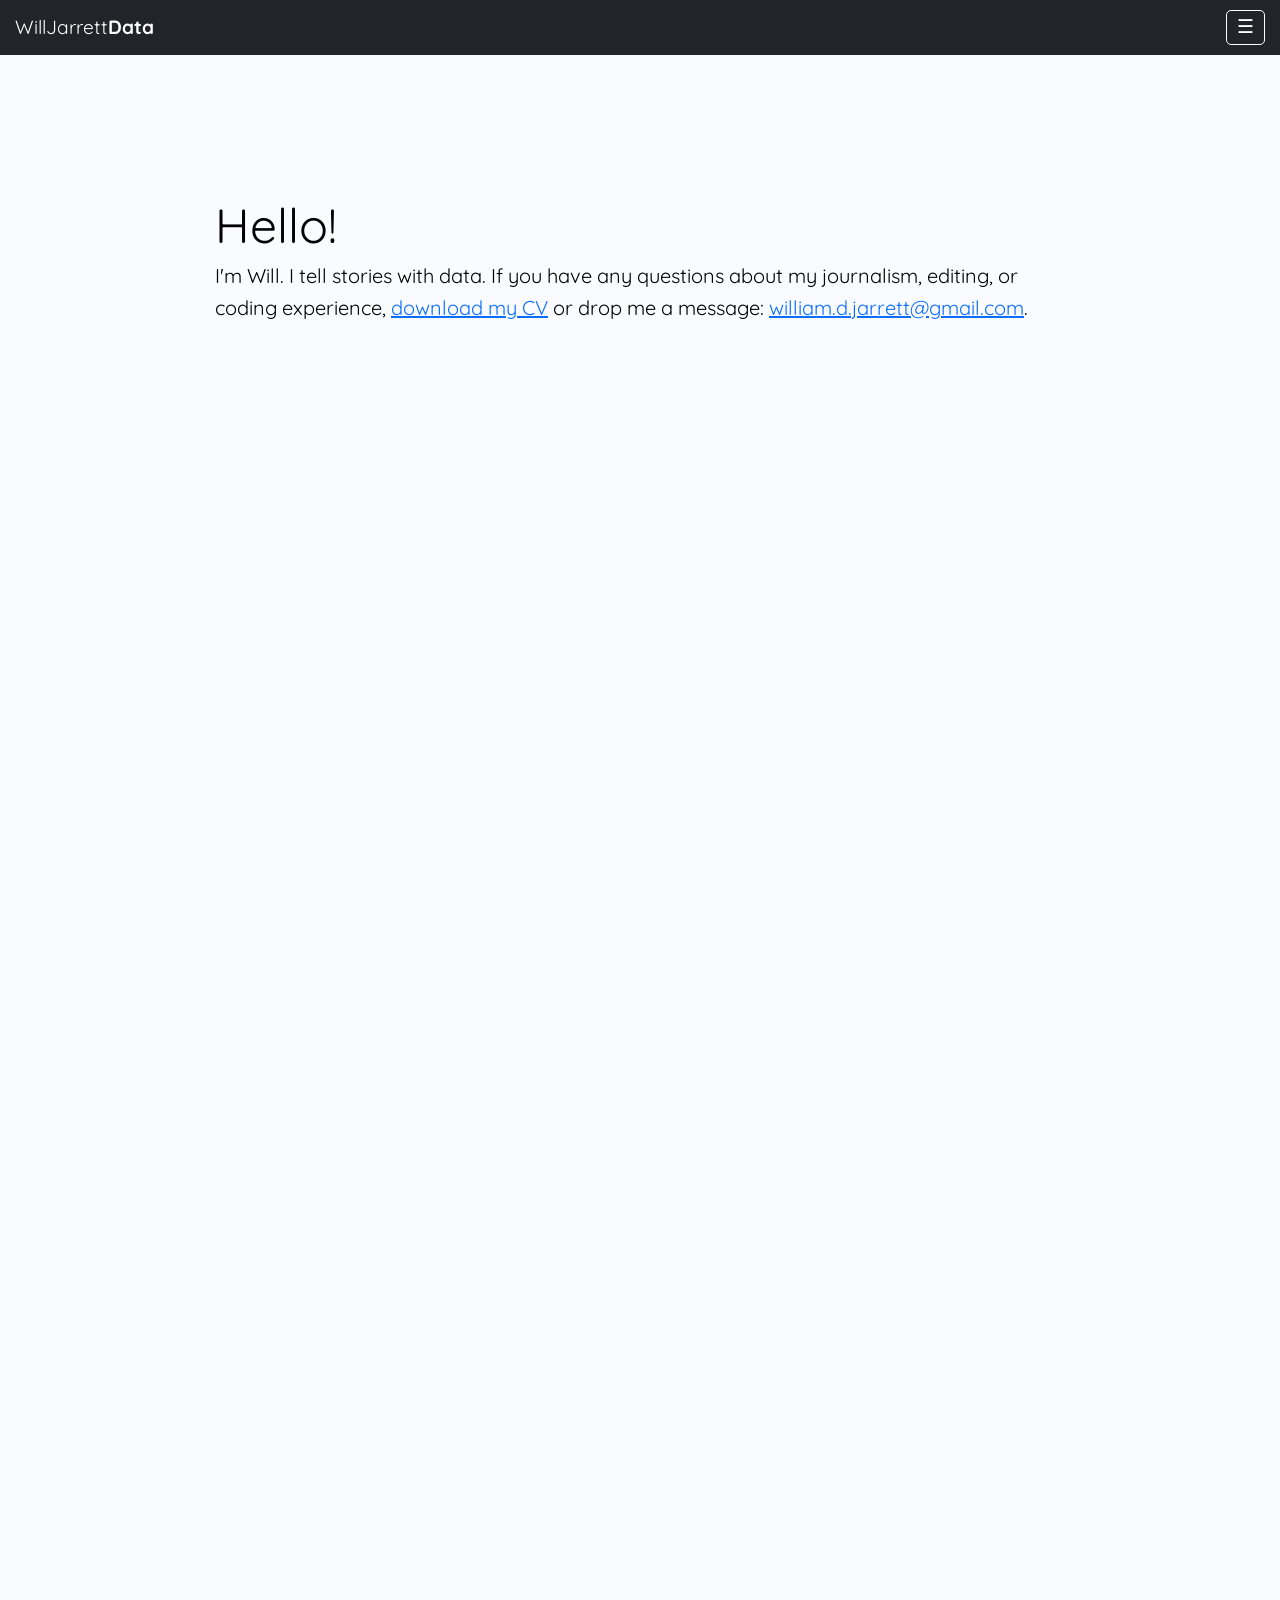
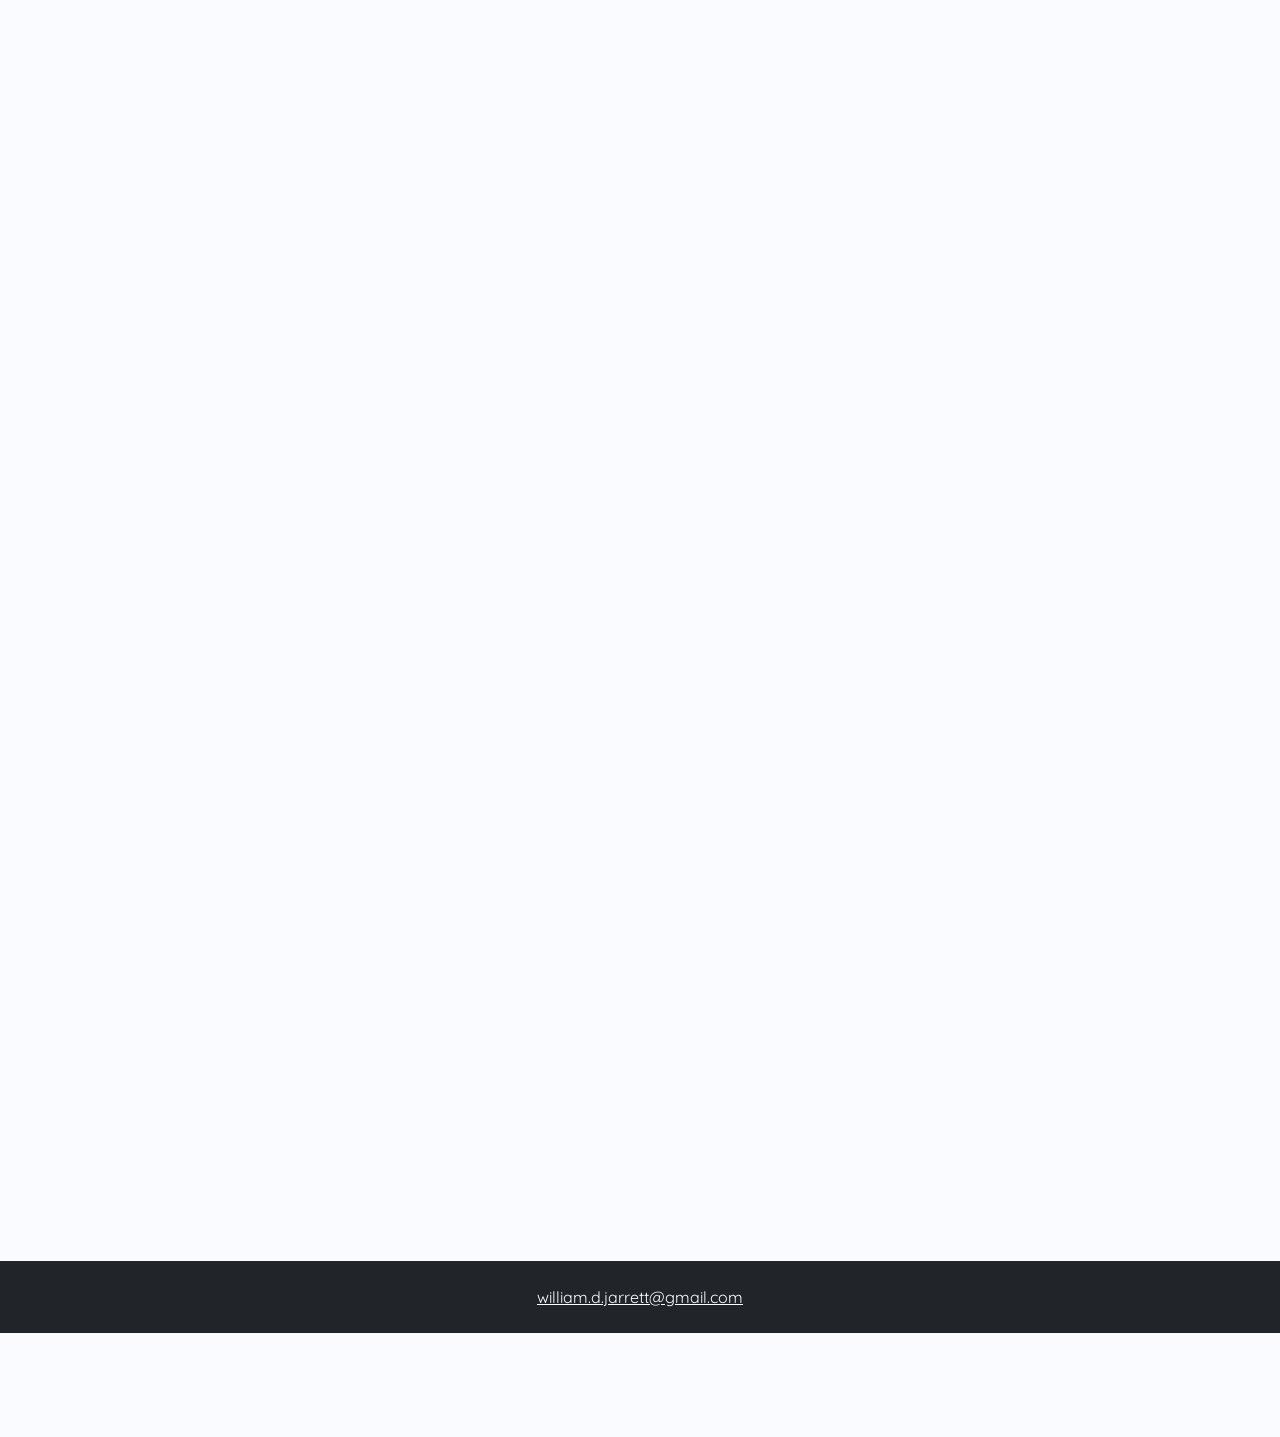
<file: index.html>
<!DOCTYPE html>
<html lang="en">
<head>
    <meta charset="UTF-8">
    <meta name="viewport" content="width=device-width, initial-scale=1.0">
    <link rel="icon" type="image/png" href="./favicon.png">
    <title>Home | Will Jarrett Data</title>
    <link rel="stylesheet" href="styles.css">
</head>
<body>
    <div id="site-header"></div>

    <main>
        <section class="intro">
            <h1 class="intro-title">Hello!</h1>
            <p class="intro-text">I'm Will. I tell stories with data. If you have any questions about my journalism, editing, or coding experience, <a target="_blank" rel="noreferrer" href="./assets/files/WillJarrett_CV.pdf">download my CV</a> or drop me a message: <a href="mailto:william.d.jarrett@gmail.com">william.d.jarrett@gmail.com</a>.</p>
        </section>
        <section class="articles" id="articles"></section>
    </main>

    <div id="site-footer"></div>

    <script src="/assets/data/article-data.js"></script>
    <script src="/assets/partials.js"></script>
    <script src="/script.js"></script>
</body>
</html>
</file>
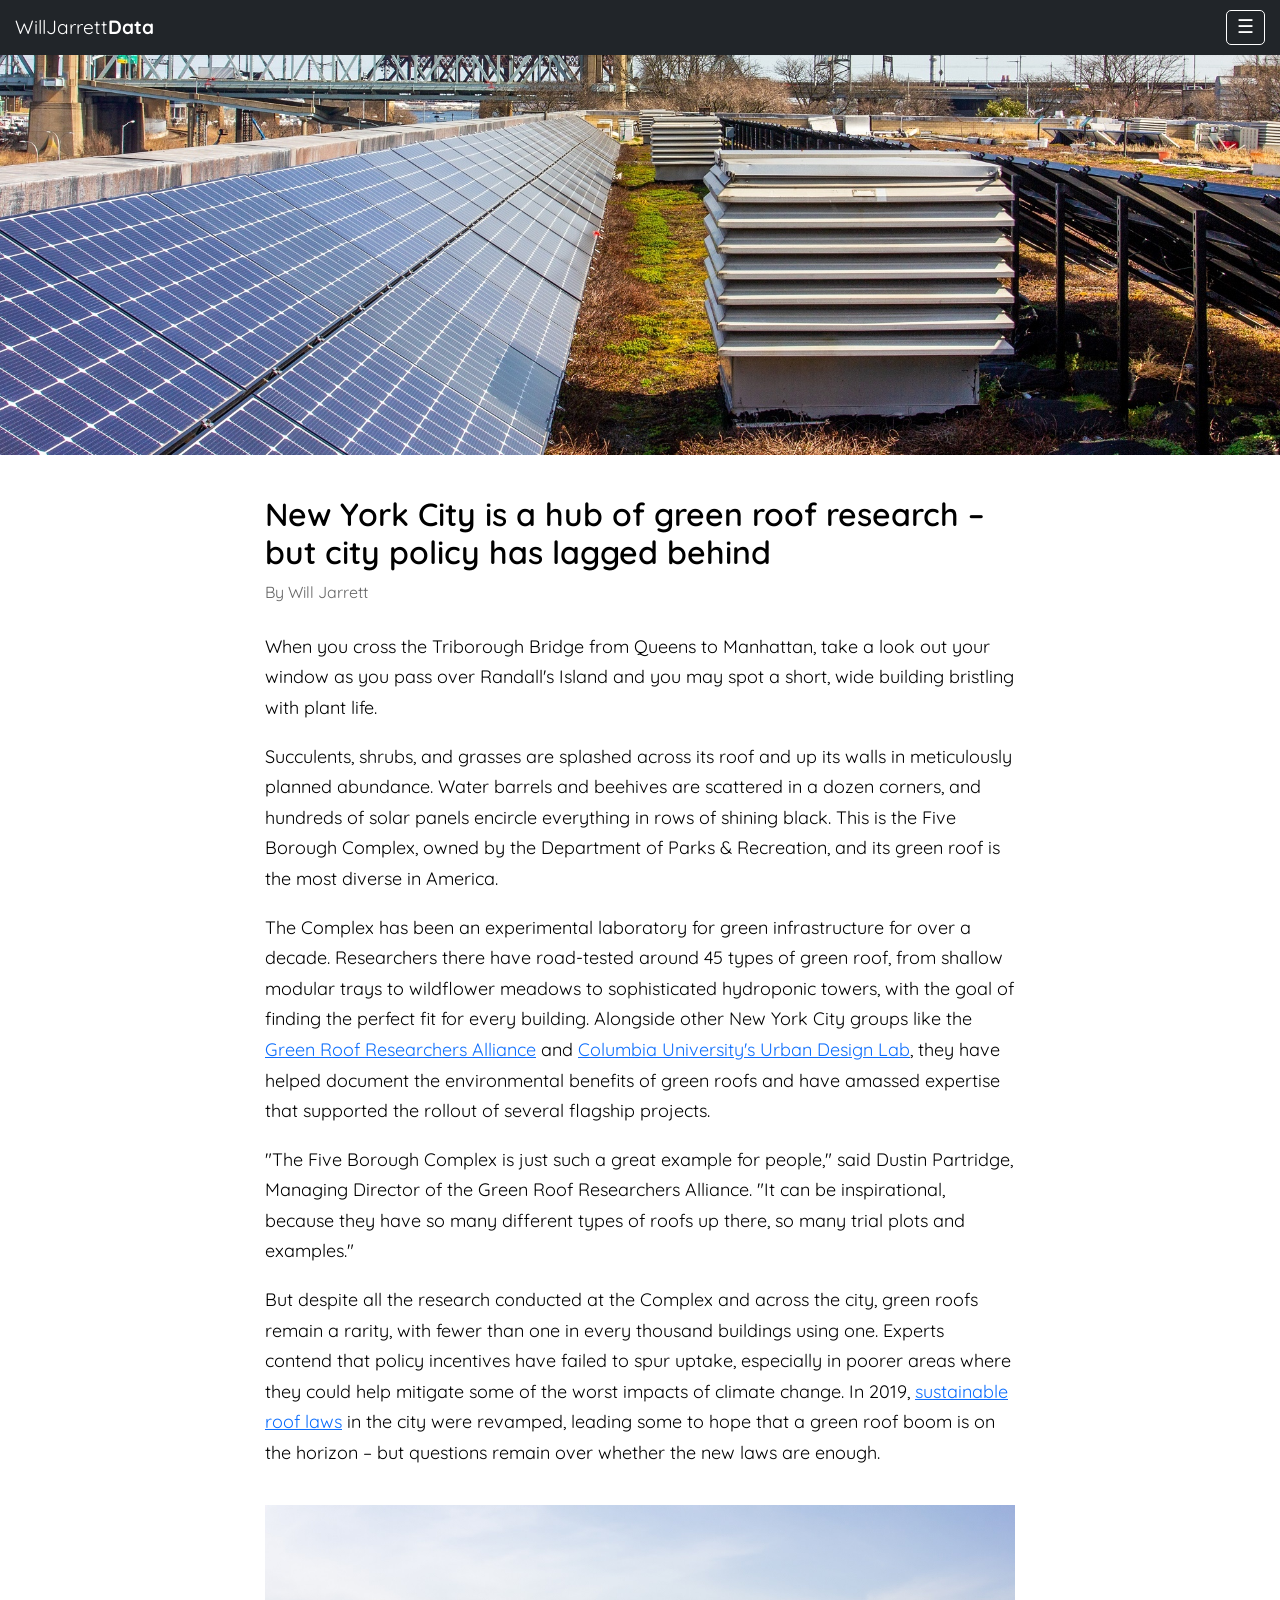
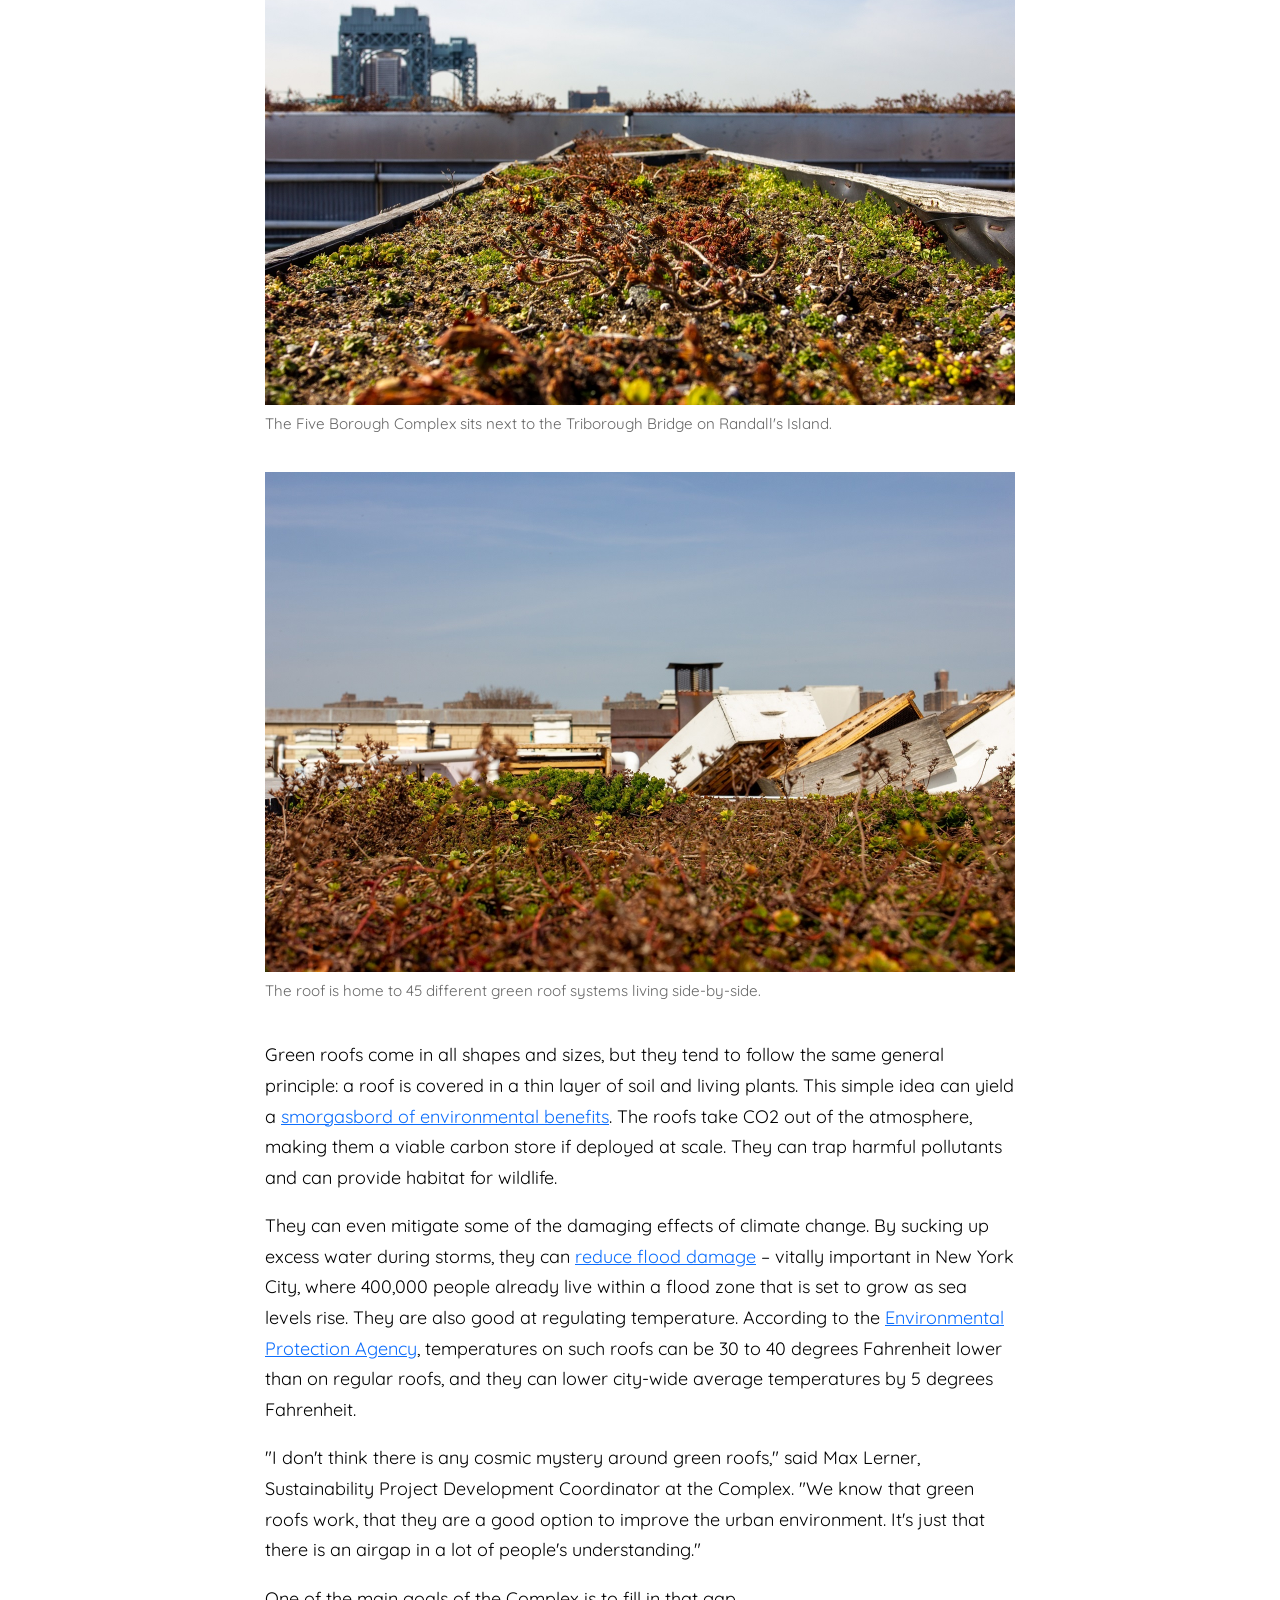
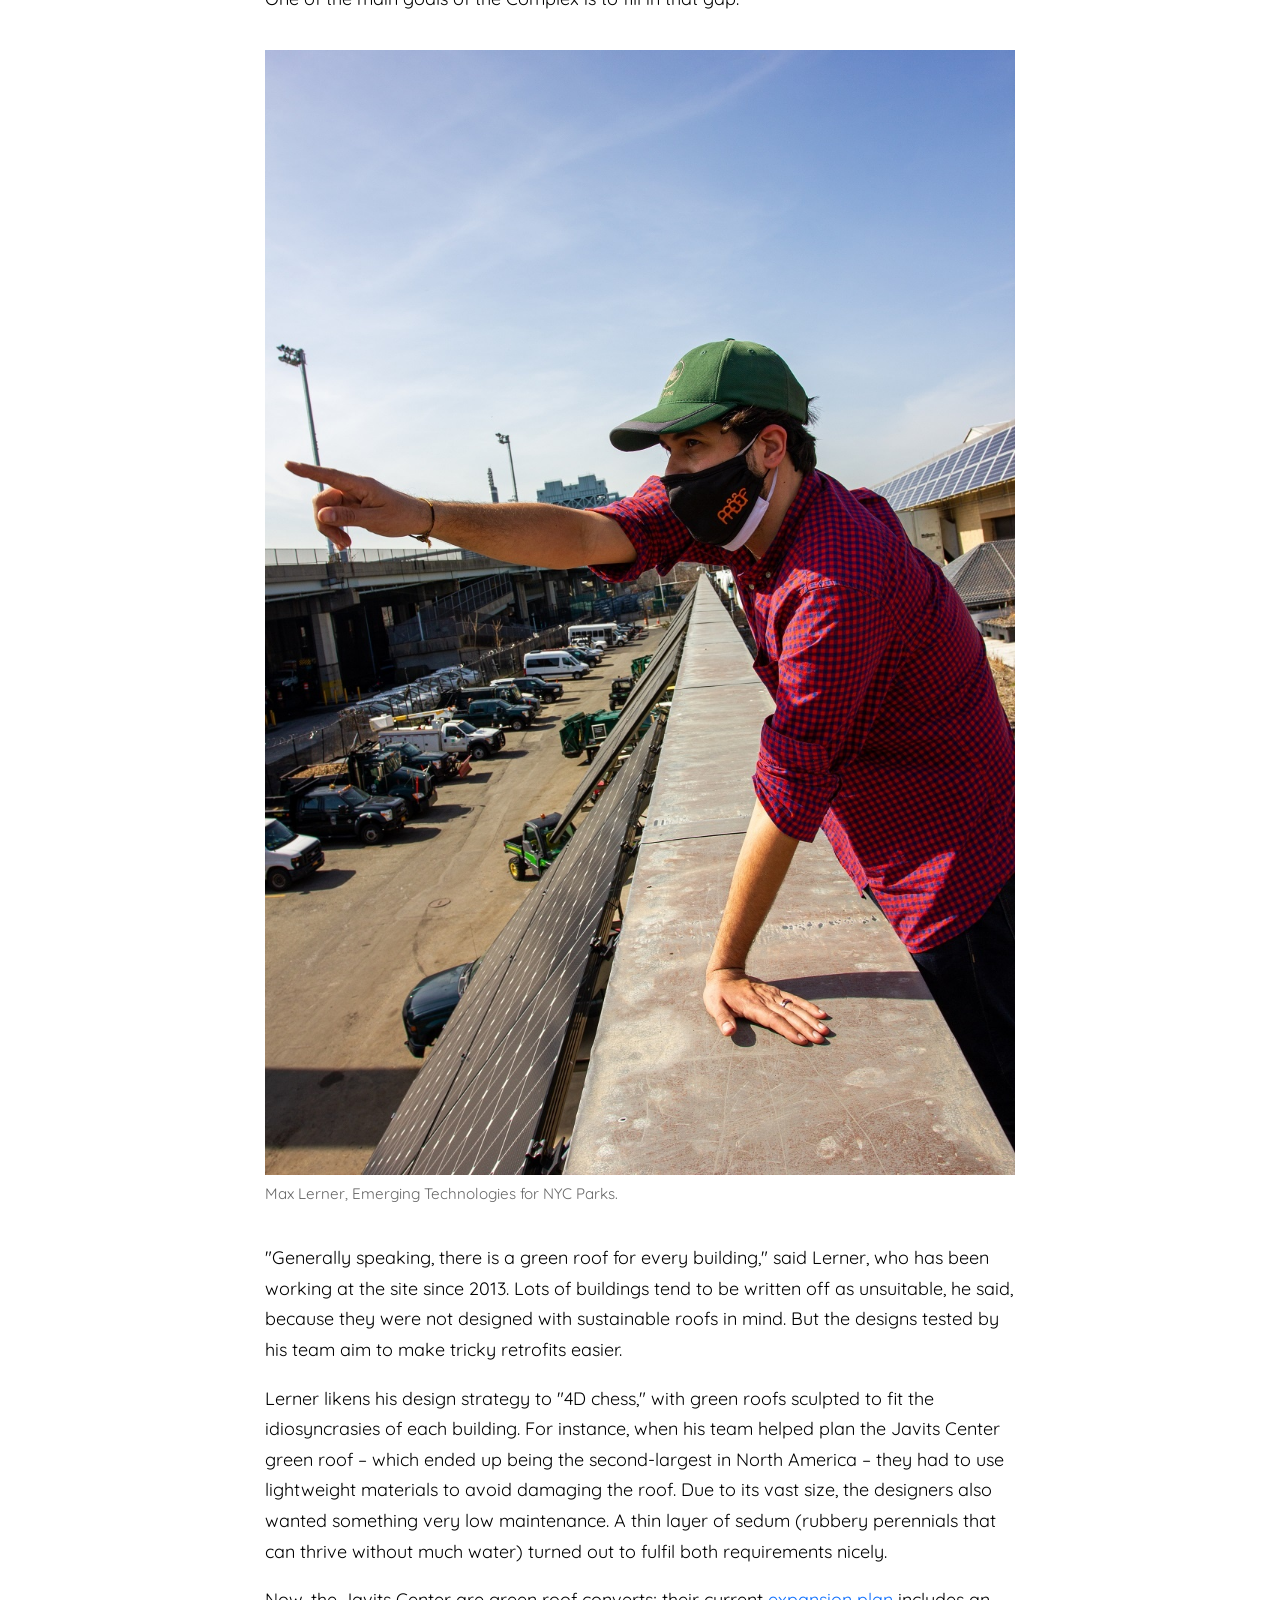
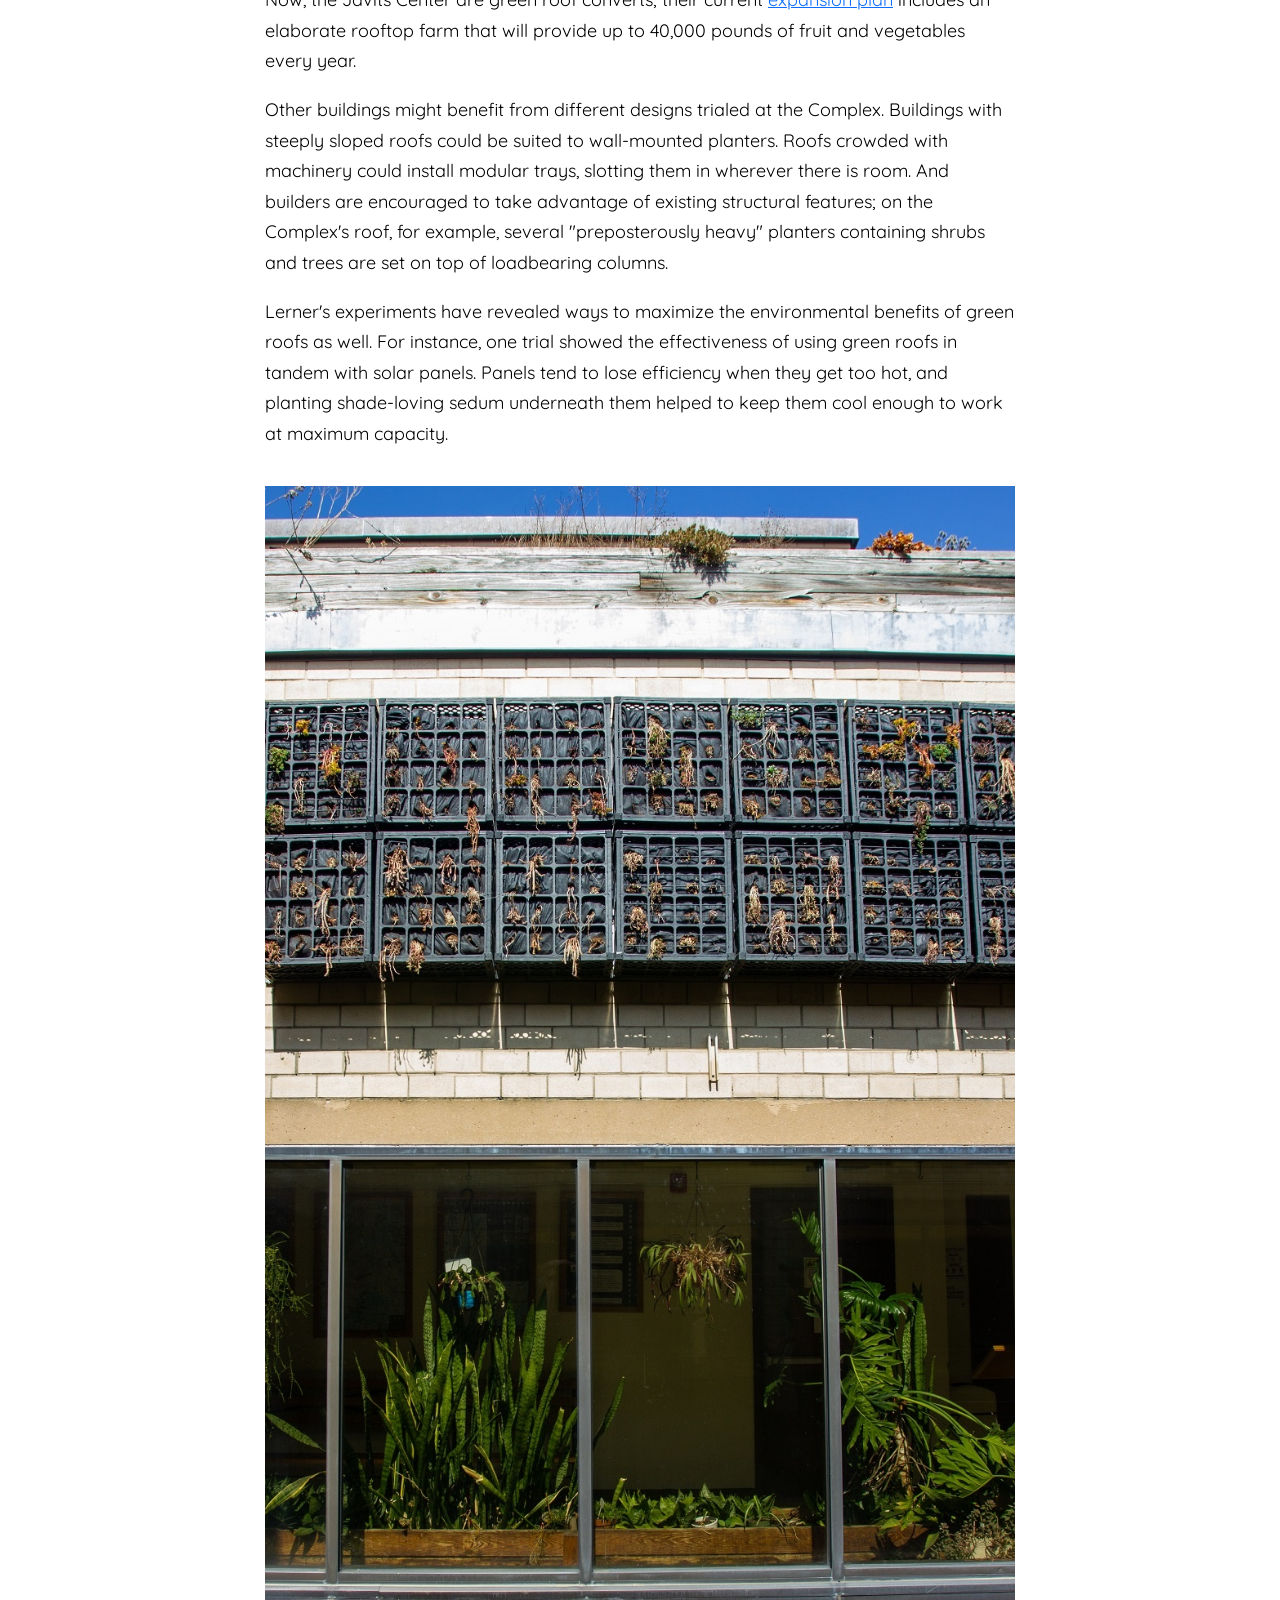
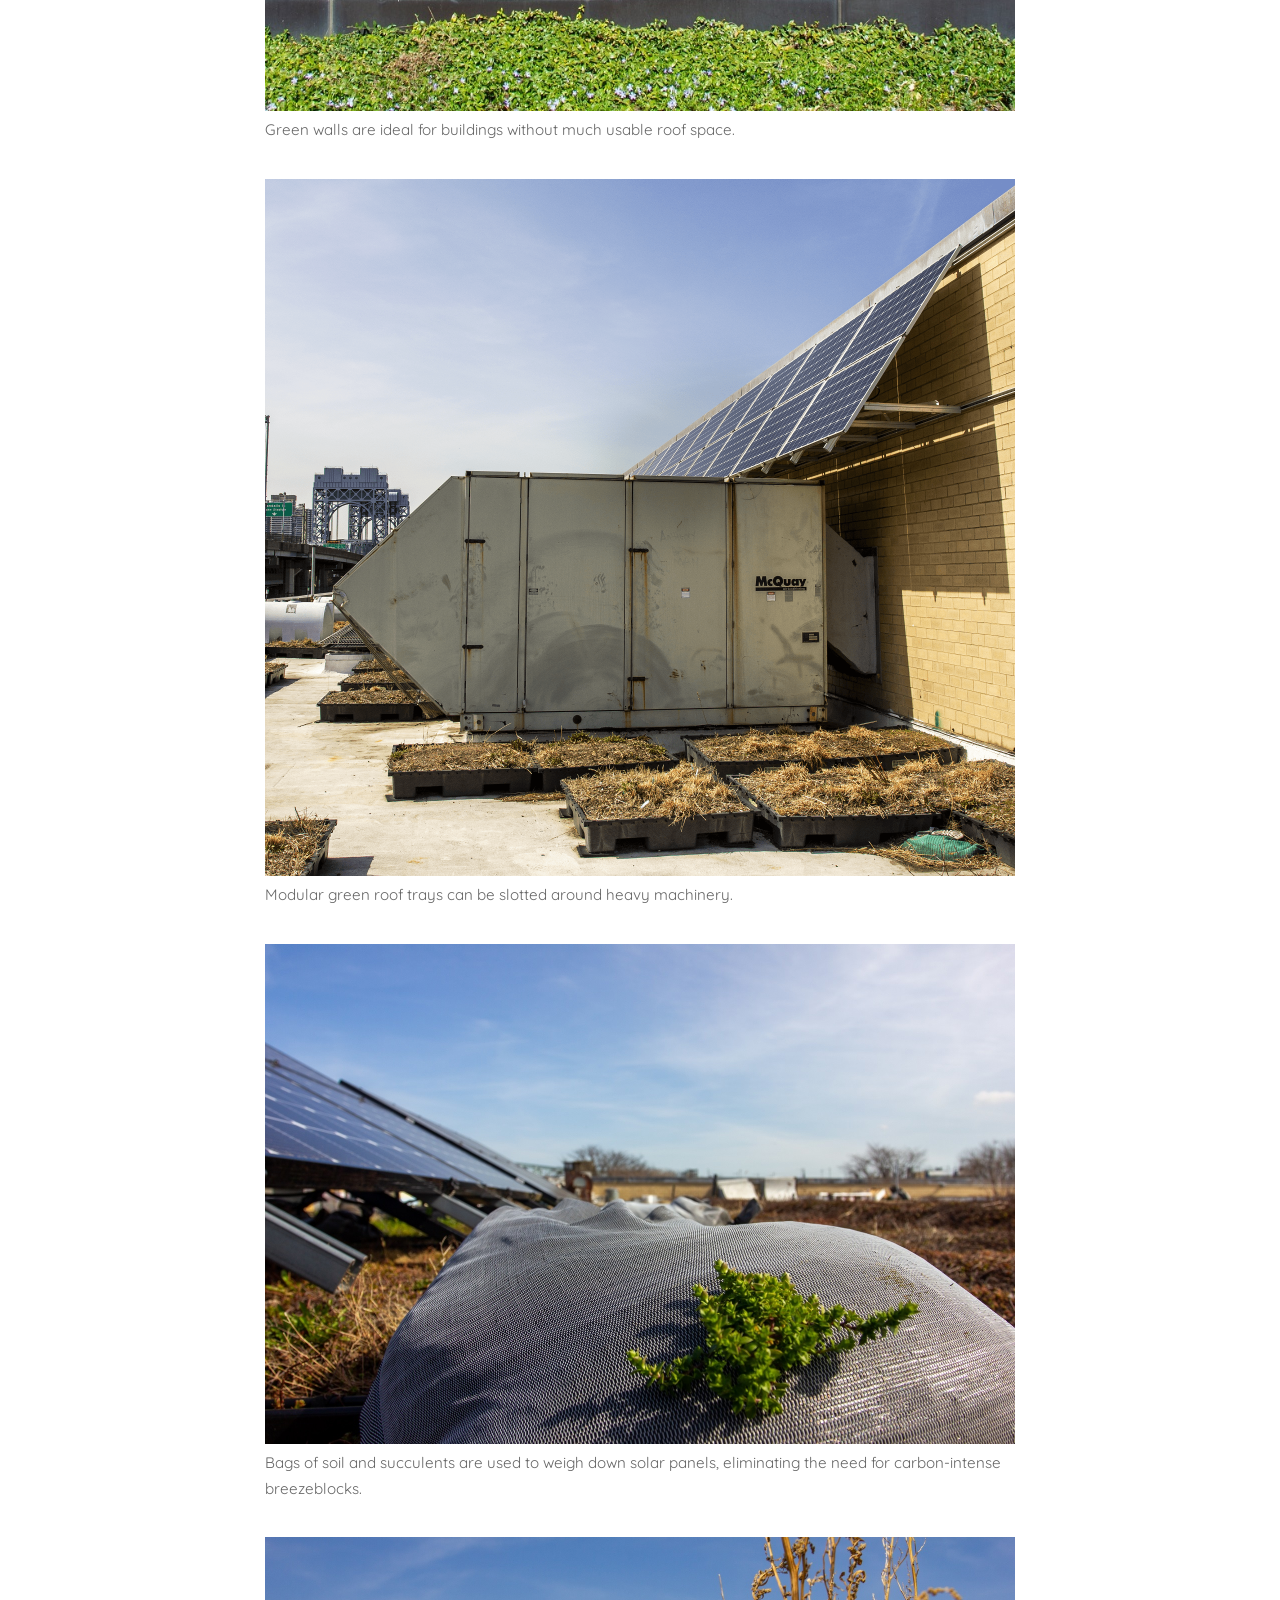
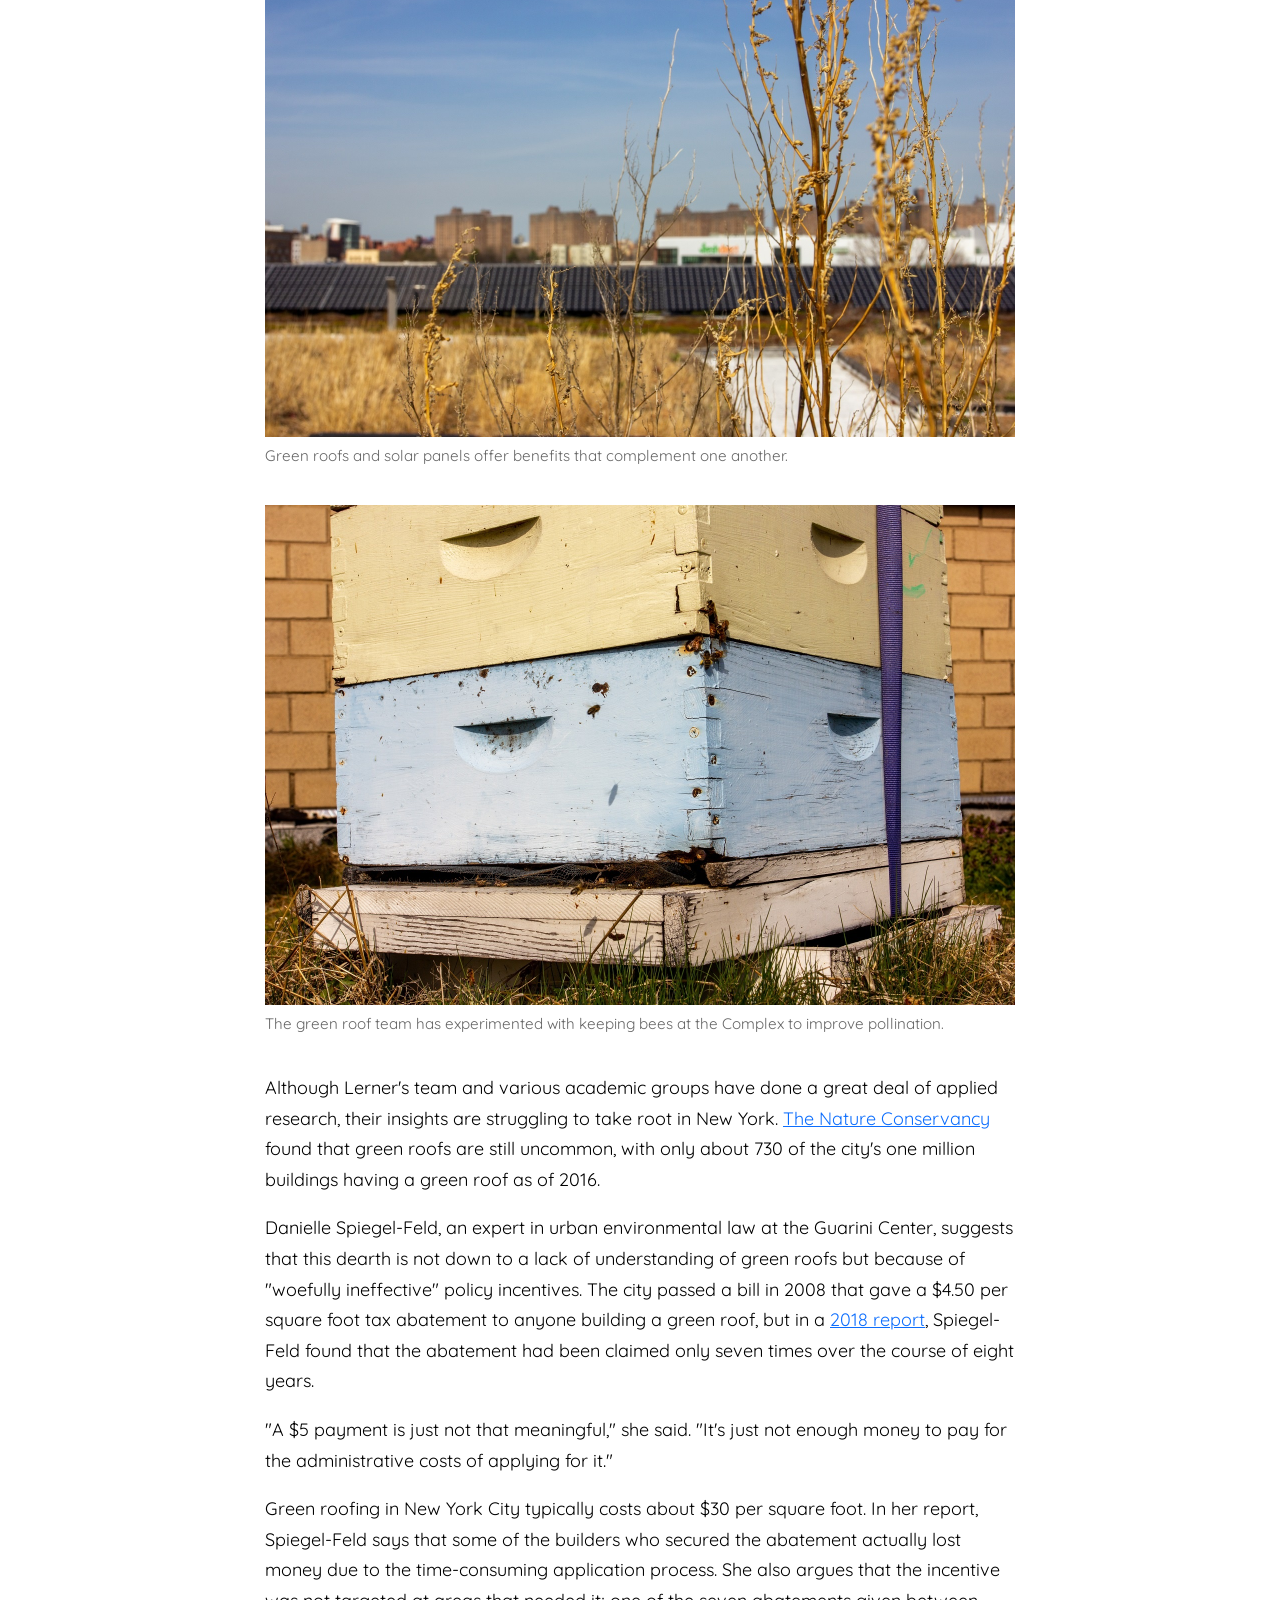
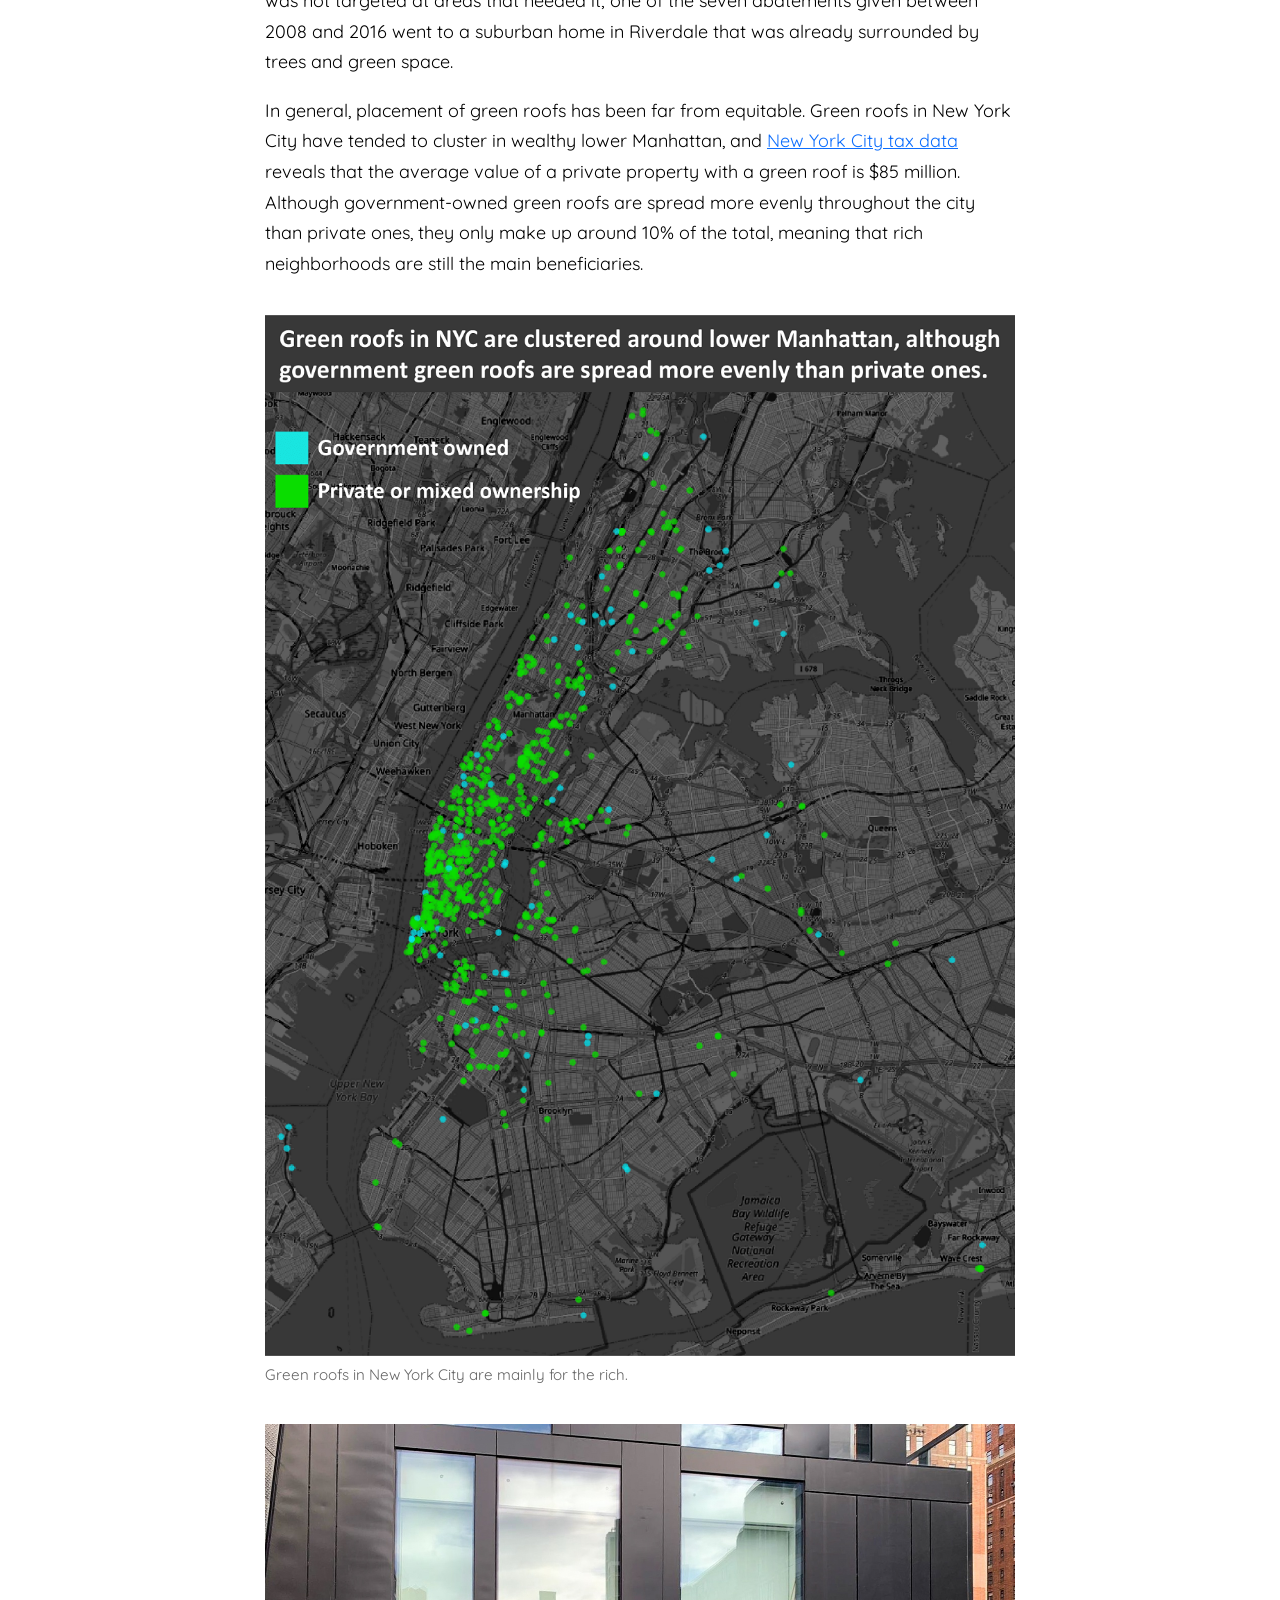
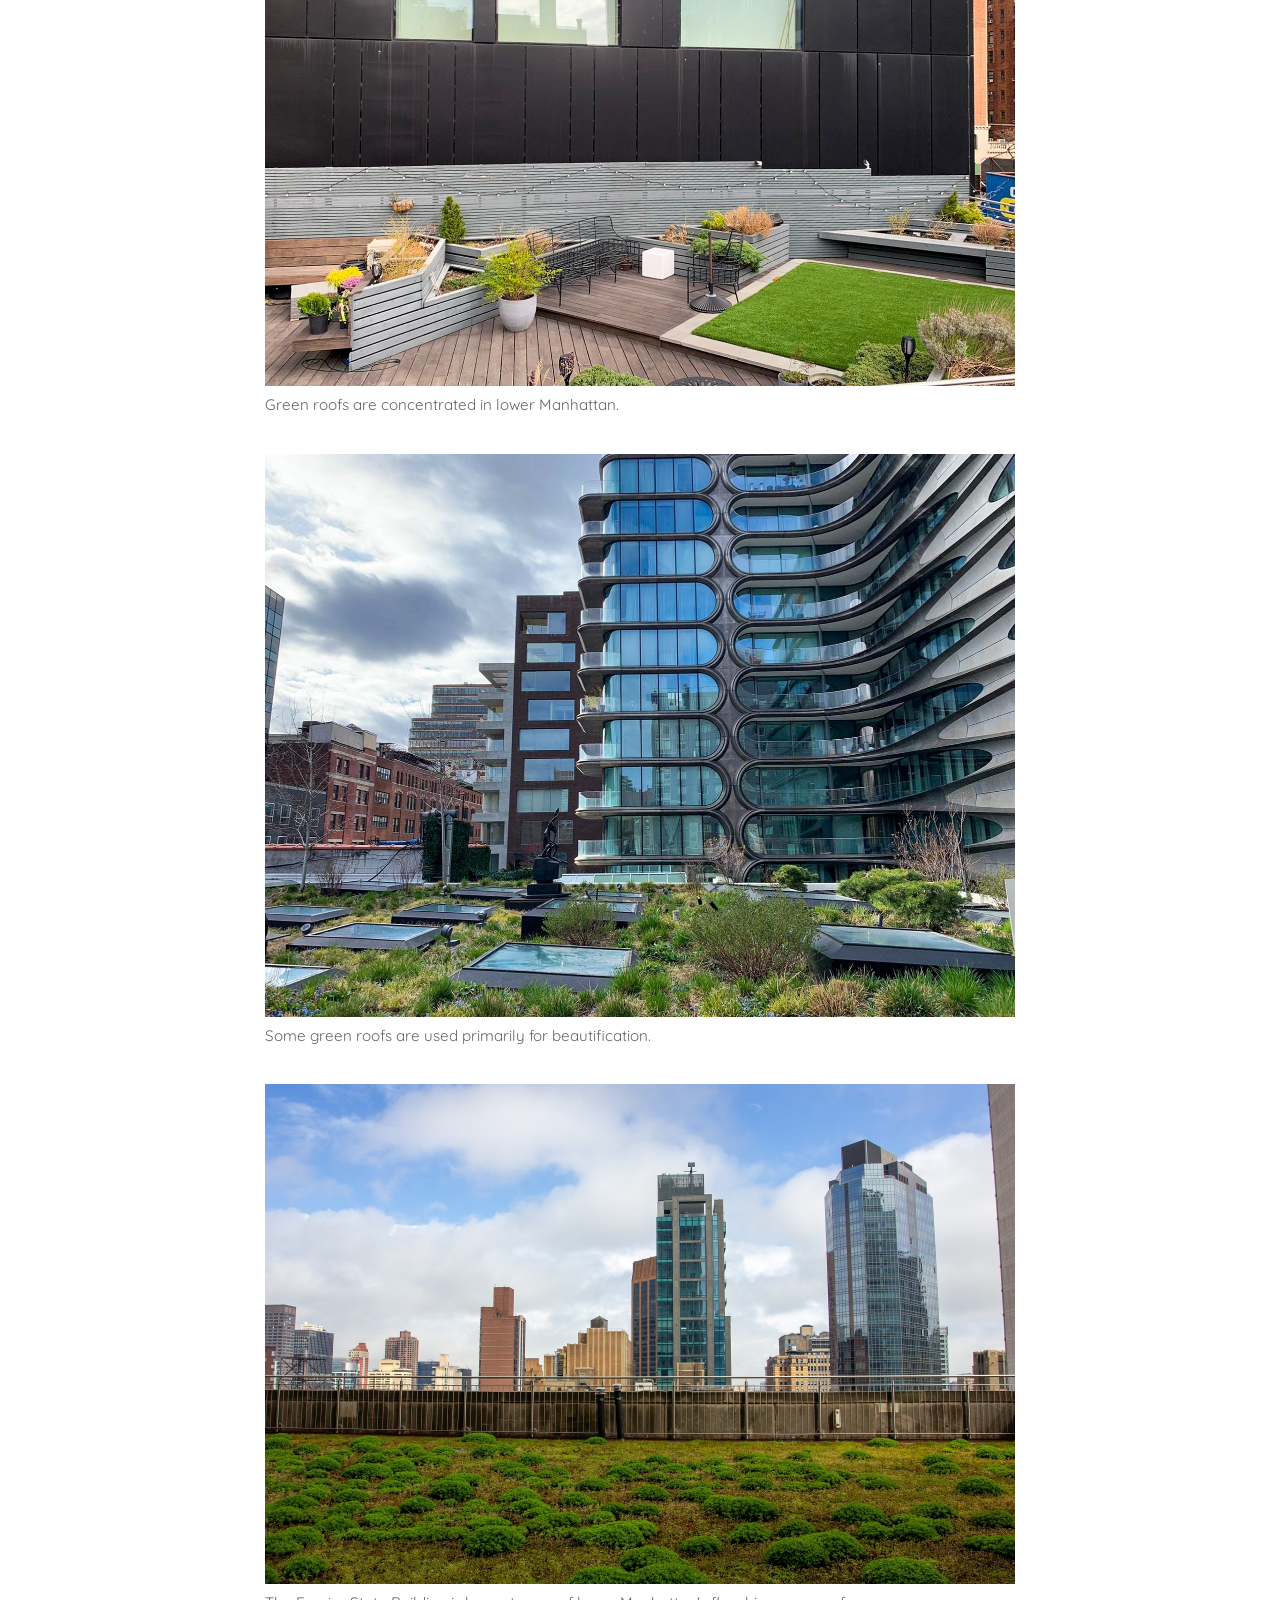
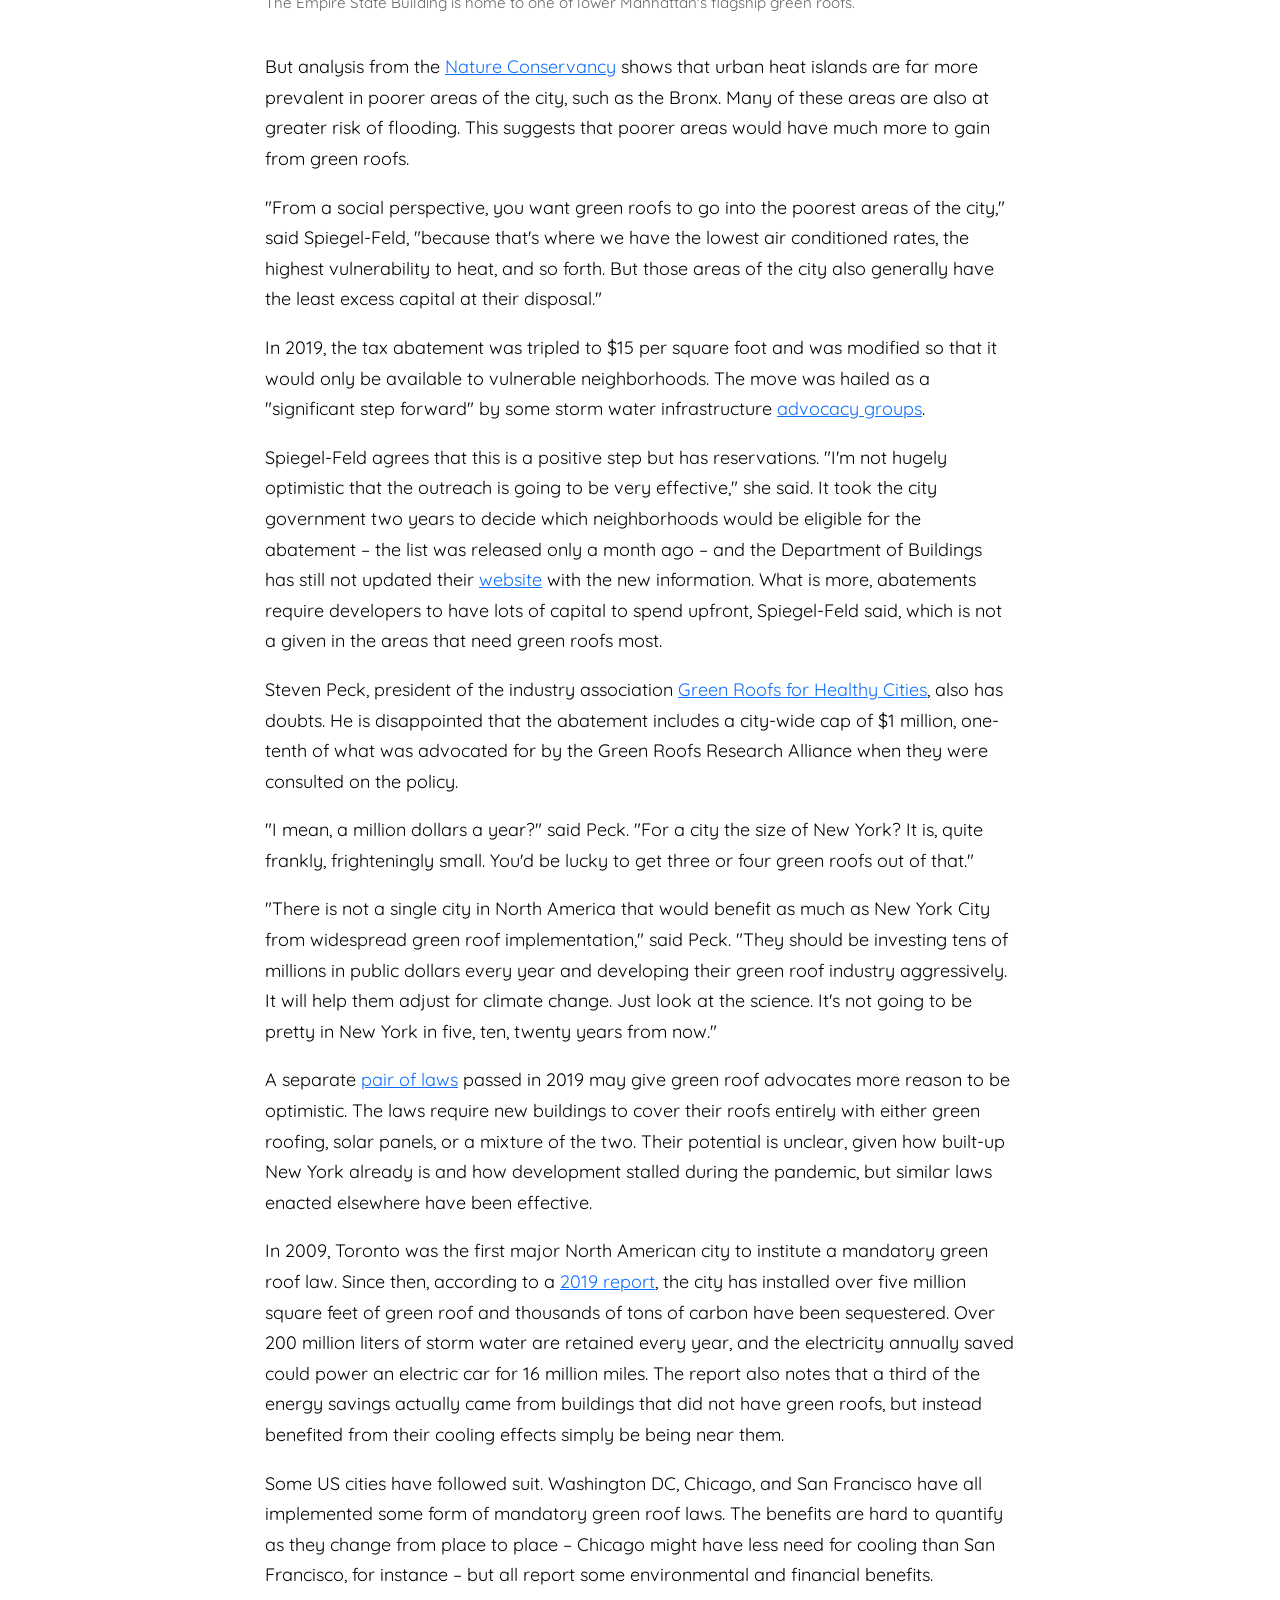
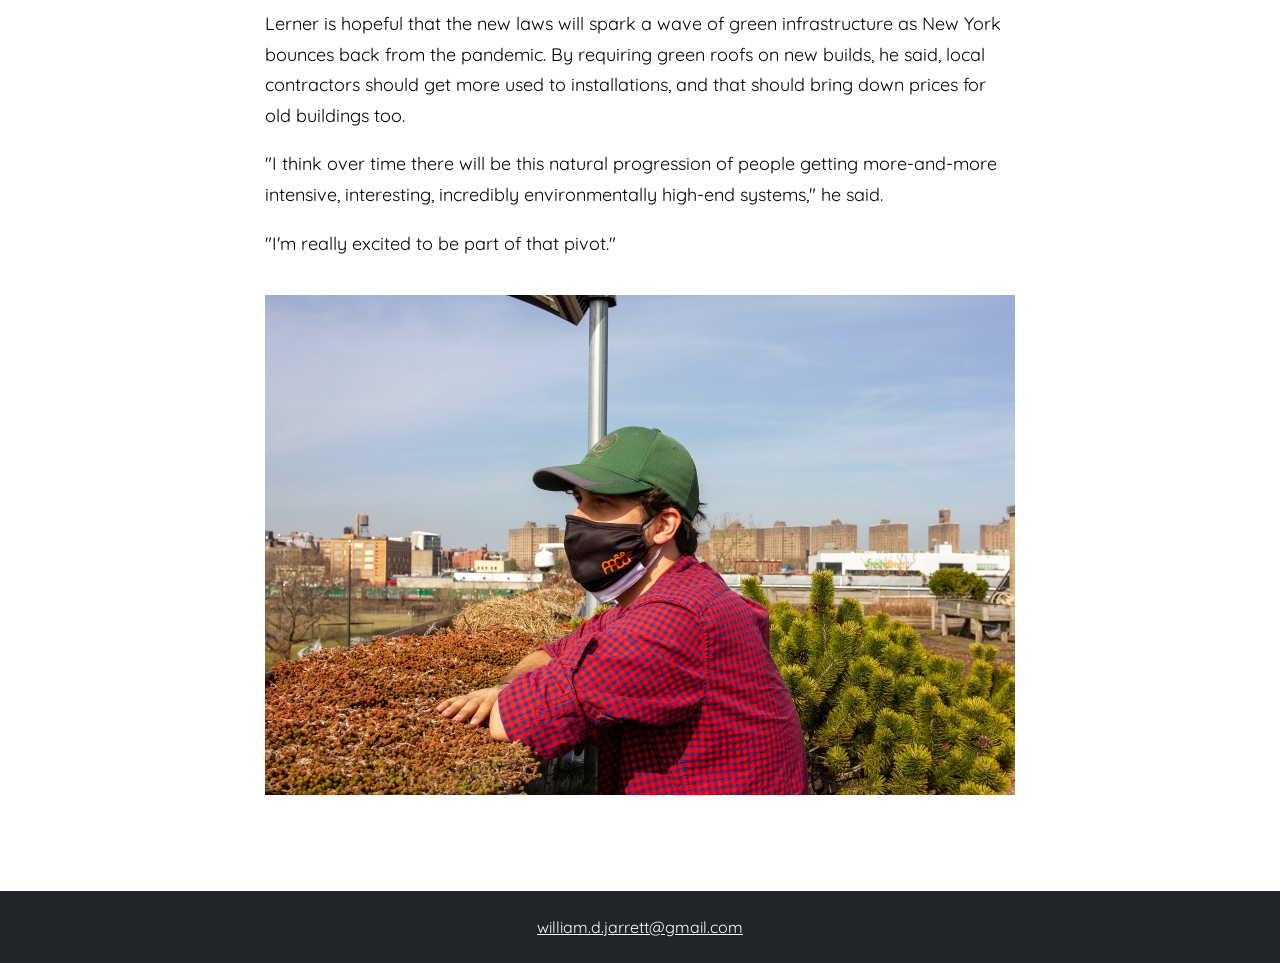
<file: articles/green-roof-policy/index.html>
<!DOCTYPE html>
<html lang="en">
<head>
    <meta charset="UTF-8">
    <meta name="viewport" content="width=device-width, initial-scale=1.0">
    <meta name="author" content="Will Jarrett">
    <meta name="description" content="Green roofs have many benefits, but adoption in NYC has been slow. New laws hope to change that.">
    <meta property="og:image" content="images/greenRoofs_og.jpg">
    <title>Green roof policy | Will Jarrett Data</title>
    <link rel="icon" type="image/png" href="/assets/images/favicon.png">
    <link rel="stylesheet" href="/styles.css">
</head>
<body style="background-color: #ffffff;">

    <div id="site-header"></div>

    <article>
        <img src="images/greenRoofs_header.jpg" alt="" class="article-header-image">

        <div class="article-page-content">
            <h1 class="article-page-title">New York City is a hub of green roof research – but city policy has lagged behind</h1>
            <p class="article-page-byline">By Will Jarrett</p>

            <div class="article-page-body">
                <p>When you cross the Triborough Bridge from Queens to Manhattan, take a look out your window as you pass over Randall's Island and you may spot a short, wide building bristling with plant life.</p>

                <p>Succulents, shrubs, and grasses are splashed across its roof and up its walls in meticulously planned abundance. Water barrels and beehives are scattered in a dozen corners, and hundreds of solar panels encircle everything in rows of shining black. This is the Five Borough Complex, owned by the Department of Parks &amp; Recreation, and its green roof is the most diverse in America.</p>

                <p>The Complex has been an experimental laboratory for green infrastructure for over a decade. Researchers there have road-tested around 45 types of green roof, from shallow modular trays to wildflower meadows to sophisticated hydroponic towers, with the goal of finding the perfect fit for every building. Alongside other New York City groups like the <a href="https://www.greenroofsnyc.com/about-us">Green Roof Researchers Alliance</a> and <a href="http://urbandesignlab.columbia.edu/">Columbia University's Urban Design Lab</a>, they have helped document the environmental benefits of green roofs and have amassed expertise that supported the rollout of several flagship projects.</p>

                <p>"The Five Borough Complex is just such a great example for people," said Dustin Partridge, Managing Director of the Green Roof Researchers Alliance. "It can be inspirational, because they have so many different types of roofs up there, so many trial plots and examples."</p>

                <p>But despite all the research conducted at the Complex and across the city, green roofs remain a rarity, with fewer than one in every thousand buildings using one. Experts contend that policy incentives have failed to spur uptake, especially in poorer areas where they could help mitigate some of the worst impacts of climate change. In 2019, <a href="https://www1.nyc.gov/site/buildings/about/pr-sustainable-roof-requirements.page">sustainable roof laws</a> in the city were revamped, leading some to hope that a green roof boom is on the horizon – but questions remain over whether the new laws are enough.</p>

                <figure>
                    <img src="images/greenRoofs1.jpg" alt="Rubbery perennials with a bridge in the background.">
                    <figcaption>The Five Borough Complex sits next to the Triborough Bridge on Randall's Island.</figcaption>
                </figure>

                <figure>
                    <img src="images/greenRoofs2.jpg" alt="Bee hives and several different plant species.">
                    <figcaption>The roof is home to 45 different green roof systems living side-by-side.</figcaption>
                </figure>

                <p>Green roofs come in all shapes and sizes, but they tend to follow the same general principle: a roof is covered in a thin layer of soil and living plants. This simple idea can yield a <a href="https://www.nps.gov/tps/sustainability/new-technology/green-roofs/benefits.htm">smorgasbord of environmental benefits</a>. The roofs take CO2 out of the atmosphere, making them a viable carbon store if deployed at scale. They can trap harmful pollutants and can provide habitat for wildlife.</p>

                <p>They can even mitigate some of the damaging effects of climate change. By sucking up excess water during storms, they can <a href="https://www.epa.gov/soakuptherain/soak-rain-green-roofs">reduce flood damage</a> – vitally important in New York City, where 400,000 people already live within a flood zone that is set to grow as sea levels rise. They are also good at regulating temperature. According to the <a href="https://www.epa.gov/heatislands/using-green-roofs-reduce-heat-islands">Environmental Protection Agency</a>, temperatures on such roofs can be 30 to 40 degrees Fahrenheit lower than on regular roofs, and they can lower city-wide average temperatures by 5 degrees Fahrenheit.</p>

                <p>"I don't think there is any cosmic mystery around green roofs," said Max Lerner, Sustainability Project Development Coordinator at the Complex. "We know that green roofs work, that they are a good option to improve the urban environment. It's just that there is an airgap in a lot of people's understanding."</p>

                <p>One of the main goals of the Complex is to fill in that gap.</p>

                <figure>
                    <img src="images/greenRoofs3.jpg" alt="Max Lerner pointing at a nearby green roof.">
                    <figcaption>Max Lerner, Emerging Technologies for NYC Parks.</figcaption>
                </figure>

                <p>"Generally speaking, there is a green roof for every building," said Lerner, who has been working at the site since 2013. Lots of buildings tend to be written off as unsuitable, he said, because they were not designed with sustainable roofs in mind. But the designs tested by his team aim to make tricky retrofits easier.</p>

                <p>Lerner likens his design strategy to "4D chess," with green roofs sculpted to fit the idiosyncrasies of each building. For instance, when his team helped plan the Javits Center green roof – which ended up being the second-largest in North America – they had to use lightweight materials to avoid damaging the roof. Due to its vast size, the designers also wanted something very low maintenance. A thin layer of sedum (rubbery perennials that can thrive without much water) turned out to fulfil both requirements nicely.</p>

                <p>Now, the Javits Center are green roof converts; their current <a href="https://www.javitscenter.com/about/expansion/">expansion plan</a> includes an elaborate rooftop farm that will provide up to 40,000 pounds of fruit and vegetables every year.</p>

                <p>Other buildings might benefit from different designs trialed at the Complex. Buildings with steeply sloped roofs could be suited to wall-mounted planters. Roofs crowded with machinery could install modular trays, slotting them in wherever there is room. And builders are encouraged to take advantage of existing structural features; on the Complex's roof, for example, several "preposterously heavy" planters containing shrubs and trees are set on top of loadbearing columns.</p>

                <p>Lerner's experiments have revealed ways to maximize the environmental benefits of green roofs as well. For instance, one trial showed the effectiveness of using green roofs in tandem with solar panels. Panels tend to lose efficiency when they get too hot, and planting shade-loving sedum underneath them helped to keep them cool enough to work at maximum capacity.</p>

                <figure>
                    <img src="images/greenRoofs4.jpg" alt="Green walls inside the Five Borough Complex courtyard.">
                    <figcaption>Green walls are ideal for buildings without much usable roof space.</figcaption>
                </figure>

                <figure>
                    <img src="images/greenRoofs5.jpg" alt="Modular trays of green roof slotted around a large piece of machinery.">
                    <figcaption>Modular green roof trays can be slotted around heavy machinery.</figcaption>
                </figure>

                <figure>
                    <img src="images/greenRoofs6.jpg" alt="A succulent bursting through a sandbag, weighing down a solar panel.">
                    <figcaption>Bags of soil and succulents are used to weigh down solar panels, eliminating the need for carbon-intense breezeblocks.</figcaption>
                </figure>

                <figure>
                    <img src="images/greenRoofs7.jpg" alt="Solar panels and some grasses.">
                    <figcaption>Green roofs and solar panels offer benefits that complement one another.</figcaption>
                </figure>

                <figure>
                    <img src="images/greenRoofs8.jpg" alt="A close-up of a beehive with bees in flight.">
                    <figcaption>The green roof team has experimented with keeping bees at the Complex to improve pollination.</figcaption>
                </figure>

                <p>Although Lerner's team and various academic groups have done a great deal of applied research, their insights are struggling to take root in New York. <a href="https://zenodo.org/record/1469674#.YImi_LVKhPZ">The Nature Conservancy</a> found that green roofs are still uncommon, with only about 730 of the city's one million buildings having a green roof as of 2016.</p>

                <p>Danielle Spiegel-Feld, an expert in urban environmental law at the Guarini Center, suggests that this dearth is not down to a lack of understanding of green roofs but because of "woefully ineffective" policy incentives. The city passed a bill in 2008 that gave a $4.50 per square foot tax abatement to anyone building a green roof, but in a <a href="https://www.nyuelj.org/wp-content/uploads/2018/06/Spiegel-Feld-Sherman-Green-Roofs-Draft-Final.pdf">2018 report</a>, Spiegel-Feld found that the abatement had been claimed only seven times over the course of eight years.</p>

                <p>"A $5 payment is just not that meaningful," she said. "It's just not enough money to pay for the administrative costs of applying for it."</p>

                <p>Green roofing in New York City typically costs about $30 per square foot. In her report, Spiegel-Feld says that some of the builders who secured the abatement actually lost money due to the time-consuming application process. She also argues that the incentive was not targeted at areas that needed it; one of the seven abatements given between 2008 and 2016 went to a suburban home in Riverdale that was already surrounded by trees and green space.</p>

                <p>In general, placement of green roofs has been far from equitable. Green roofs in New York City have tended to cluster in wealthy lower Manhattan, and <a href="https://data.cityofnewyork.us/City-Government/Property-Valuation-and-Assessment-Data-Tax-Classes/8y4t-faws">New York City tax data</a> reveals that the average value of a private property with a green roof is $85 million. Although government-owned green roofs are spread more evenly throughout the city than private ones, they only make up around 10% of the total, meaning that rich neighborhoods are still the main beneficiaries.</p>

                <figure>
                    <img src="images/greenRoofs9.jpg" alt="A map showing private green roofs clustering in Manhattan.">
                    <figcaption>Green roofs in New York City are mainly for the rich.</figcaption>
                </figure>

                <figure>
                    <img src="images/greenRoofs10.jpg" alt="A private green roof just off the Manhattan highline.">
                    <figcaption>Green roofs are concentrated in lower Manhattan.</figcaption>
                </figure>

                <figure>
                    <img src="images/greenRoofs11.jpg" alt="A private green roof just off the Manhattan highline.">
                    <figcaption>Some green roofs are used primarily for beautification.</figcaption>
                </figure>

                <figure>
                    <img src="images/greenRoofs12.jpg" alt="The Empire State Building's green roof and the skyline beyond.">
                    <figcaption>The Empire State Building is home to one of lower Manhattan's flagship green roofs.</figcaption>
                </figure>

                <p>But analysis from the <a href="https://www.nature.org/content/dam/tnc/nature/en/documents/NYC_GreenRoofs_Summary.pdf">Nature Conservancy</a> shows that urban heat islands are far more prevalent in poorer areas of the city, such as the Bronx. Many of these areas are also at greater risk of flooding. This suggests that poorer areas would have much more to gain from green roofs.</p>

                <p>"From a social perspective, you want green roofs to go into the poorest areas of the city," said Spiegel-Feld, "because that's where we have the lowest air conditioned rates, the highest vulnerability to heat, and so forth. But those areas of the city also generally have the least excess capital at their disposal."</p>

                <p>In 2019, the tax abatement was tripled to $15 per square foot and was modified so that it would only be available to vulnerable neighborhoods. The move was hailed as a "significant step forward" by some storm water infrastructure <a href="https://www.swimmablenyc.org/post/new-york-s-green-roof-tax-abatement-program-next-steps">advocacy groups</a>.</p>

                <p>Spiegel-Feld agrees that this is a positive step but has reservations. "I'm not hugely optimistic that the outreach is going to be very effective," she said. It took the city government two years to decide which neighborhoods would be eligible for the abatement – the list was released only a month ago – and the Department of Buildings has still not updated their <a href="https://www1.nyc.gov/site/finance/benefits/landlords-green-roof.page">website</a> with the new information. What is more, abatements require developers to have lots of capital to spend upfront, Spiegel-Feld said, which is not a given in the areas that need green roofs most.</p>

                <p>Steven Peck, president of the industry association <a href="https://greenroofs.org/">Green Roofs for Healthy Cities</a>, also has doubts. He is disappointed that the abatement includes a city-wide cap of $1 million, one-tenth of what was advocated for by the Green Roofs Research Alliance when they were consulted on the policy.</p>

                <p>"I mean, a million dollars a year?" said Peck. "For a city the size of New York? It is, quite frankly, frighteningly small. You'd be lucky to get three or four green roofs out of that."</p>

                <p>"There is not a single city in North America that would benefit as much as New York City from widespread green roof implementation," said Peck. "They should be investing tens of millions in public dollars every year and developing their green roof industry aggressively. It will help them adjust for climate change. Just look at the science. It's not going to be pretty in New York in five, ten, twenty years from now."</p>

                <p>A separate <a href="https://www1.nyc.gov/site/buildings/about/pr-sustainable-roof-requirements.page">pair of laws</a> passed in 2019 may give green roof advocates more reason to be optimistic. The laws require new buildings to cover their roofs entirely with either green roofing, solar panels, or a mixture of the two. Their potential is unclear, given how built-up New York already is and how development stalled during the pandemic, but similar laws enacted elsewhere have been effective.</p>

                <p>In 2009, Toronto was the first major North American city to institute a mandatory green roof law. Since then, according to a <a href="https://static1.squarespace.com/static/58e3eecf2994ca997dd56381/t/5d84dfc371cf0822bdf7dc29/1568989140101/Green_Roof_and_Wall_Policy_in_North_America.pdf">2019 report</a>, the city has installed over five million square feet of green roof and thousands of tons of carbon have been sequestered. Over 200 million liters of storm water are retained every year, and the electricity annually saved could power an electric car for 16 million miles. The report also notes that a third of the energy savings actually came from buildings that did not have green roofs, but instead benefited from their cooling effects simply be being near them.</p>

                <p>Some US cities have followed suit. Washington DC, Chicago, and San Francisco have all implemented some form of mandatory green roof laws. The benefits are hard to quantify as they change from place to place – Chicago might have less need for cooling than San Francisco, for instance – but all report some environmental and financial benefits.</p>

                <p>Lerner is hopeful that the new laws will spark a wave of green infrastructure as New York bounces back from the pandemic. By requiring green roofs on new builds, he said, local contractors should get more used to installations, and that should bring down prices for old buildings too.</p>

                <p>"I think over time there will be this natural progression of people getting more-and-more intensive, interesting, incredibly environmentally high-end systems," he said.</p>

                <p>"I'm really excited to be part of that pivot."</p>

                <figure>
                    <img src="images/greenRoofs13.jpg" alt="Max Lerner looking over the city.">
                </figure>
            </div>
        </div>
    </article>

    <div id="site-footer"></div>

    <script src="/assets/partials.js"></script>
</body>
</html>
</file>
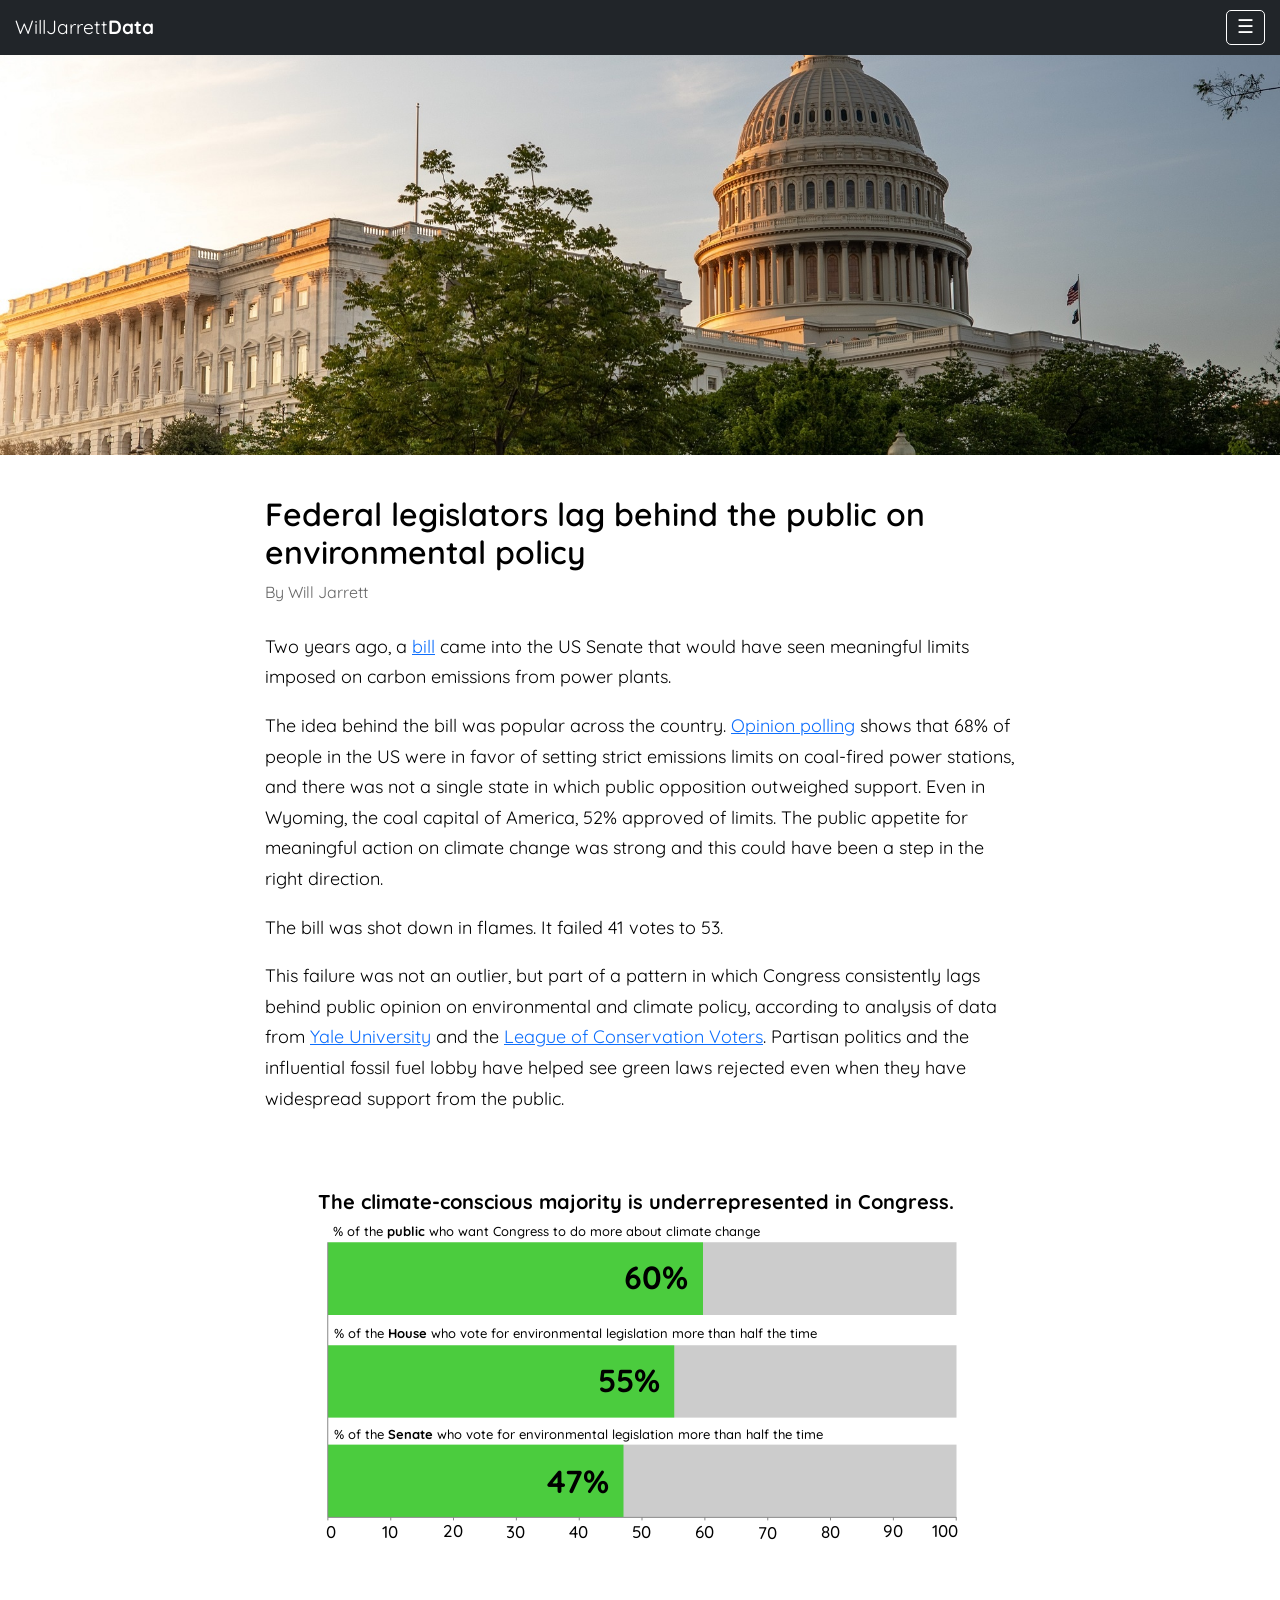
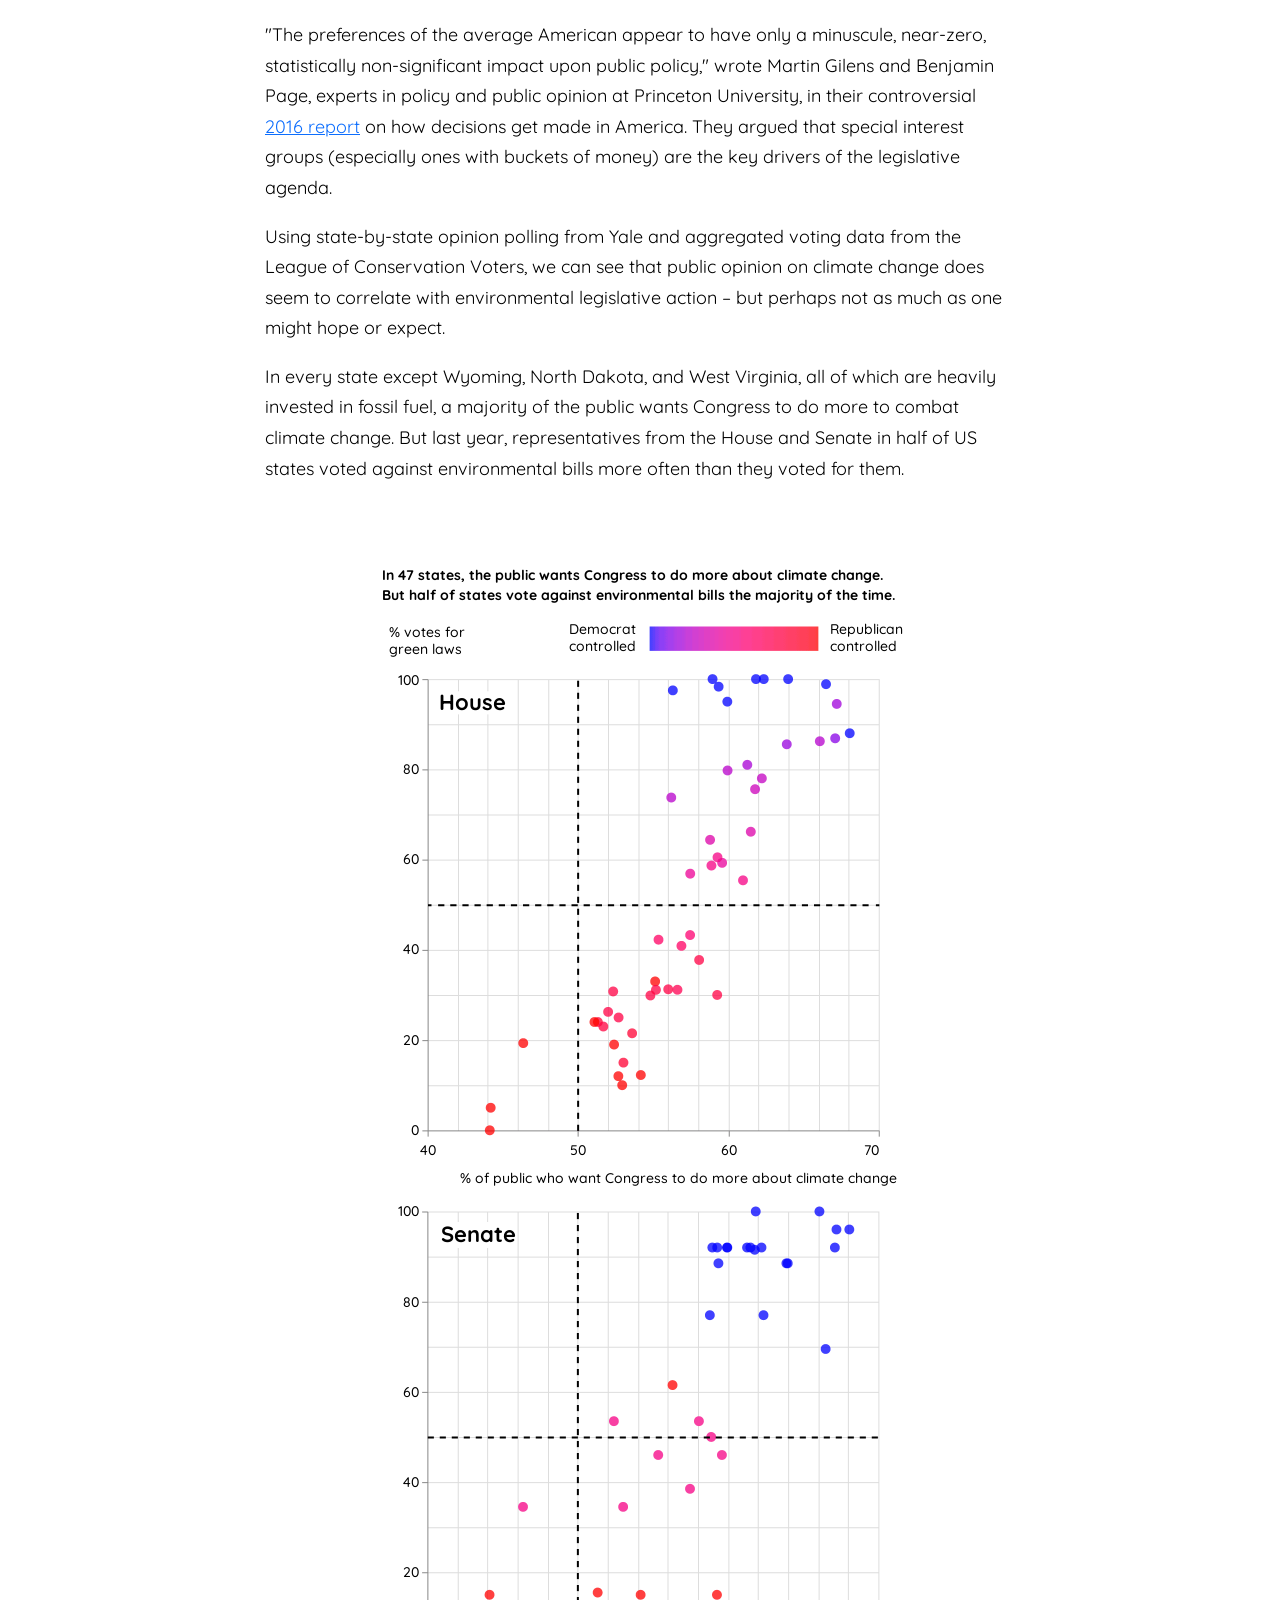
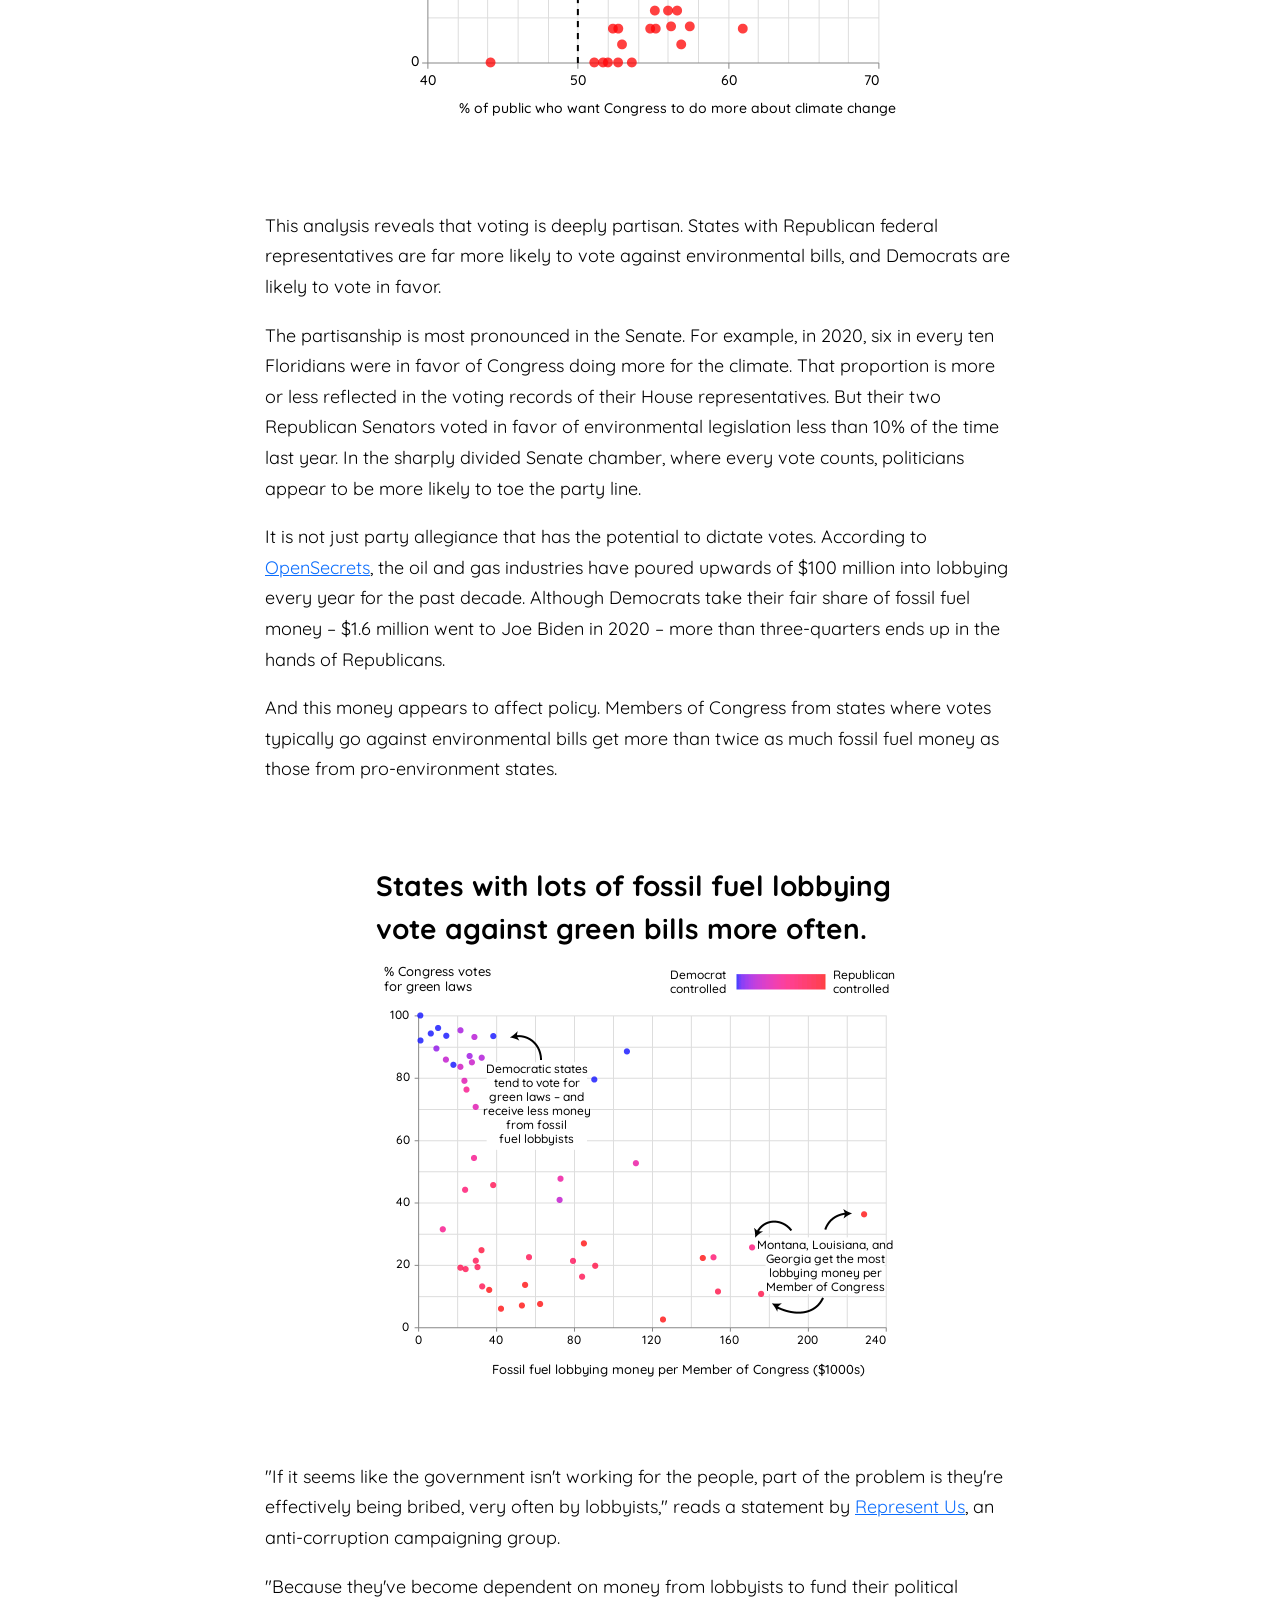
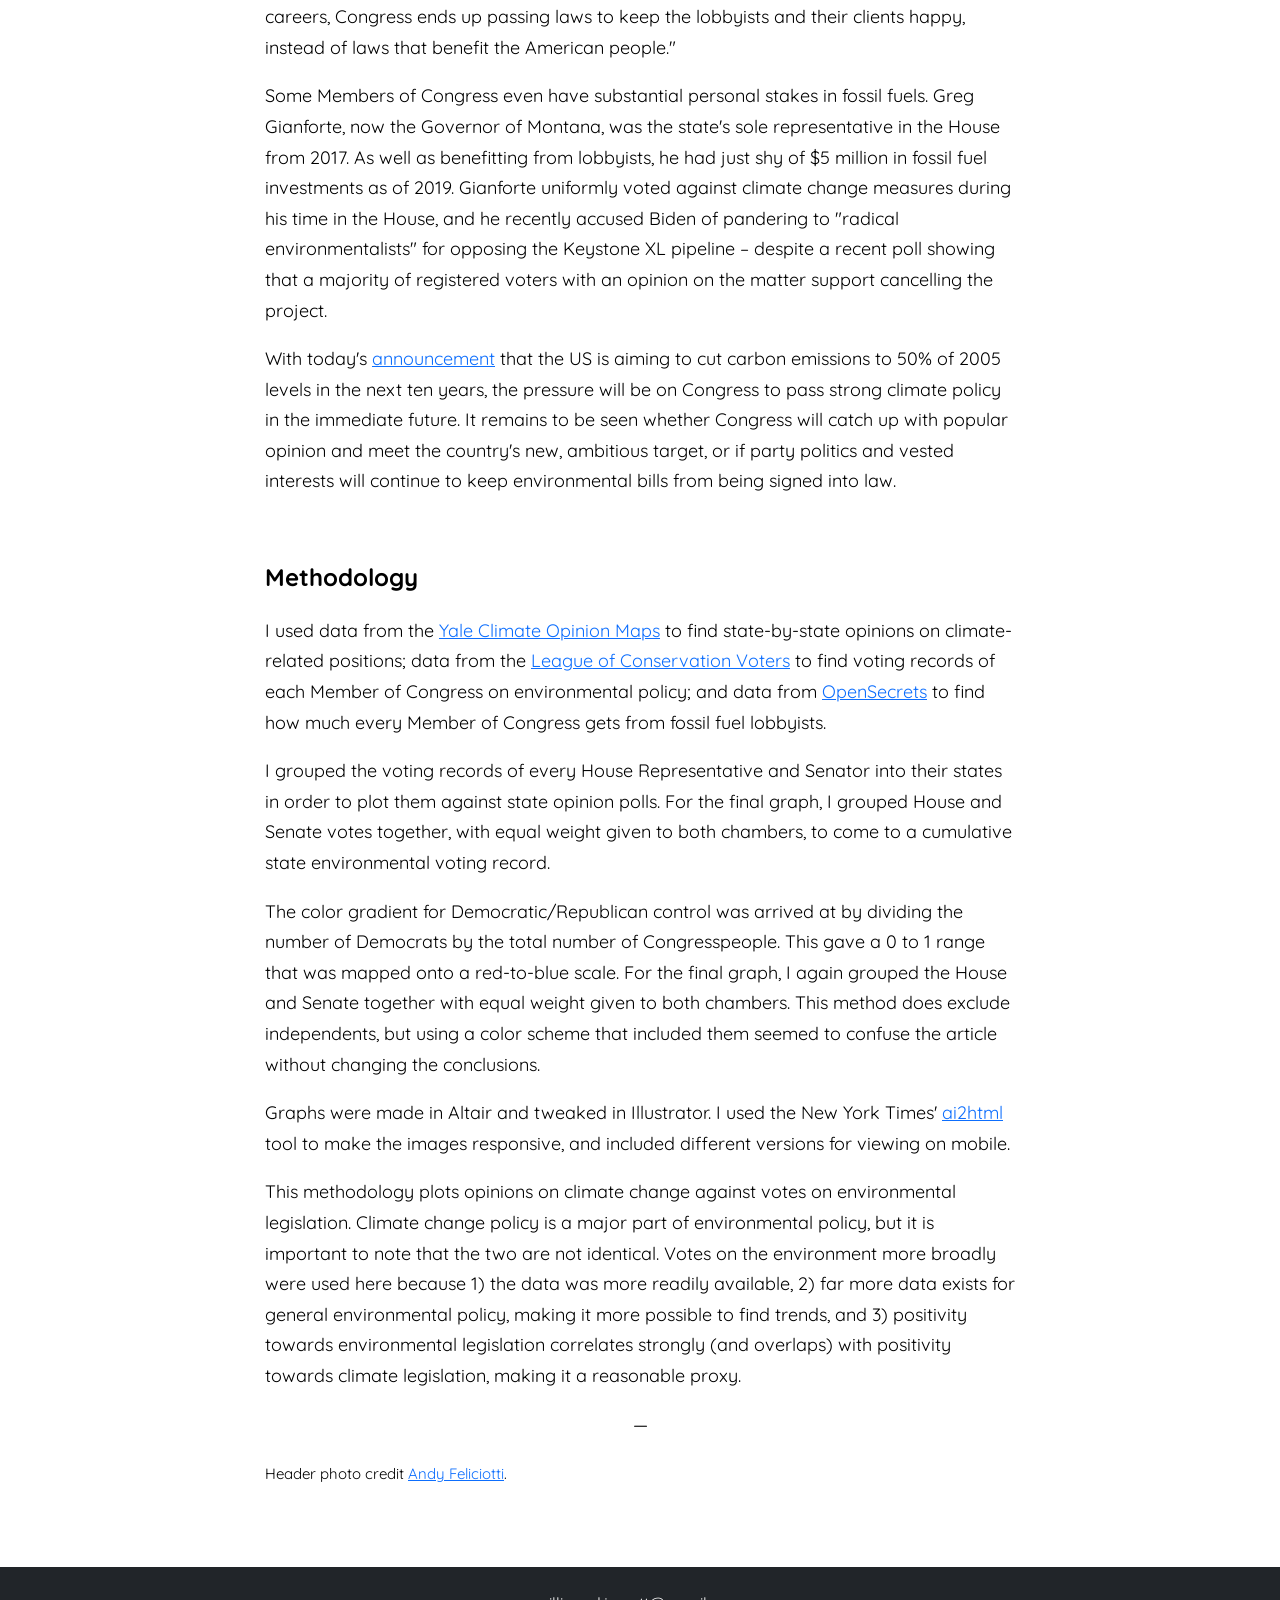
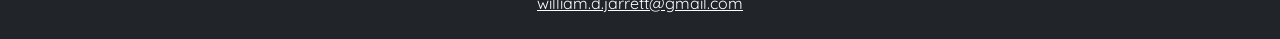
<file: articles/lag-behind-public-environmental-policy/index.html>
<!DOCTYPE html>
<html lang="en">
<head>
    <meta charset="UTF-8">
    <meta name="viewport" content="width=device-width, initial-scale=1.0">
    <meta name="author" content="Will Jarrett">
    <meta name="description" content="Data suggests that Congress lags behind public opinion on the environment. Partisan politics and the fossil fuel lobby may be to blame.">
    <meta property="og:image" content="images/environmentGovernment_og.jpg">
    <title>Federal legislators lag behind the public on environmental policy | Will Jarrett Data</title>
    <link rel="icon" type="image/png" href="/assets/images/favicon.png">
    <link rel="stylesheet" href="/styles.css">

    <style>
        /* ai2html responsive show/hide */
        #g-ClimateRepresentation_MobileV3-box,
        #g-CongressOpinionVotes_Mobile_V3-box,
        #g-CongressLobbying_MobileV3-box,
        #g-ClimateRepresentation_DesktopV3-box,
        #g-CongressOpinionVotes_DesktopV3-box,
        #g-CongressLobbying_DesktopV3-box {
            display: none;
        }

        @media (max-width: 700px) {
            #g-ClimateRepresentation_MobileV3-box,
            #g-CongressOpinionVotes_Mobile_V3-box,
            #g-CongressLobbying_MobileV3-box {
                display: block;
            }
        }

        @media (min-width: 700px) {
            #g-ClimateRepresentation_DesktopV3-box,
            #g-CongressOpinionVotes_DesktopV3-box,
            #g-CongressLobbying_DesktopV3-box {
                display: block;
            }
        }
    </style>
</head>
<body style="background-color: #ffffff;">

    <div id="site-header"></div>

    <article>
        <img src="images/environmentGovernment_header.jpg" alt="" class="article-header-image">

        <div class="article-page-content">
            <h1 class="article-page-title">Federal legislators lag behind the public on environmental policy</h1>
            <p class="article-page-byline">By Will Jarrett</p>

            <div class="article-page-body">
                <p>Two years ago, a <a href="https://scorecard.lcv.org/roll-call-vote/2019-324-stopping-rollbacks-carbon-pollution-limits-power-plants">bill</a> came into the US Senate that would have seen meaningful limits imposed on carbon emissions from power plants.</p>

                <p>The idea behind the bill was popular across the country. <a href="https://climatecommunication.yale.edu/visualizations-data/ycom-us/">Opinion polling</a> shows that 68% of people in the US were in favor of setting strict emissions limits on coal-fired power stations, and there was not a single state in which public opposition outweighed support. Even in Wyoming, the coal capital of America, 52% approved of limits. The public appetite for meaningful action on climate change was strong and this could have been a step in the right direction.</p>

                <p>The bill was shot down in flames. It failed 41 votes to 53.</p>

                <p>This failure was not an outlier, but part of a pattern in which Congress consistently lags behind public opinion on environmental and climate policy, according to analysis of data from <a href="https://climatecommunication.yale.edu/visualizations-data/ycom-us/">Yale University</a> and the <a href="https://scorecard.lcv.org/">League of Conservation Voters</a>. Partisan politics and the influential fossil fuel lobby have helped see green laws rejected even when they have widespread support from the public.</p>
            </div>
        </div>

        <div class="article-page-fullwidth">
            <!-- ClimateRepresentation — MOBILE -->
            <style media="screen,print">
                #g-ClimateRepresentation_MobileV3-box,
                #g-ClimateRepresentation_MobileV3-box .g-artboard { margin: 0 auto; }
                #g-ClimateRepresentation_MobileV3-box p { margin: 0; }
                #g-ClimateRepresentation_MobileV3-box .g-aiAbs { position: absolute; }
                #g-ClimateRepresentation_MobileV3-box .g-aiImg { position: absolute; top: 0; display: block; width: 100% !important; }
                #g-ClimateRepresentation_MobileV3-box .g-aiPointText p { white-space: nowrap; }
                #g-ClimateRepresentation_MobileV3-Artboard_1 { position: relative; overflow: hidden; }
                #g-ClimateRepresentation_MobileV3-Artboard_1 p { font-weight: 500; line-height: 16px; height: auto; opacity: 1; font-size: 13px; text-align: left; color: rgb(0,0,0); }
                #g-ClimateRepresentation_MobileV3-Artboard_1 .g-pstyle0 { font-weight: 700; line-height: 28px; height: 28px; font-size: 20px; }
                #g-ClimateRepresentation_MobileV3-Artboard_1 .g-pstyle1 { height: 16px; font-size: 12px; }
                #g-ClimateRepresentation_MobileV3-Artboard_1 .g-pstyle2 { font-weight: 700; line-height: 38px; height: 38px; font-size: 32px; text-align: right; }
                #g-ClimateRepresentation_MobileV3-Artboard_1 .g-pstyle3 { line-height: 20px; height: 20px; font-size: 17px; }
                #g-ClimateRepresentation_MobileV3-Artboard_1 .g-pstyle4 { line-height: 20px; height: 20px; font-size: 17px; text-align: center; }
                #g-ClimateRepresentation_MobileV3-Artboard_1 .g-pstyle5 { line-height: 20px; height: 20px; font-size: 17px; text-align: right; }
                #g-ClimateRepresentation_MobileV3-Artboard_1 .g-cstyle0 { font-weight: 700; }
            </style>
            <div id="g-ClimateRepresentation_MobileV3-box" class="ai2html">
                <div id="g-ClimateRepresentation_MobileV3-Artboard_1" class="g-artboard" style="max-width: 351px; max-height: 427px" data-aspect-ratio="0.822" data-min-width="0">
                    <div style="padding: 0 0 121.61% 0;"></div>
                    <img id="g-ClimateRepresentation_MobileV3-Artboard_1-img" class="g-aiImg" alt="Bar chart: 60% of the public want Congress to do more on climate, 55% of the House votes for green legislation more than half the time, 47% of the Senate does." src="images/ClimateRepresentation_MobileV3-Artboard_1.png">
                    <div class="g-aiAbs g-aiPointText" style="top:9.1884%; margin-top:-30.2px; left:4.8094%; width:346px;"><p class="g-pstyle0">The climate-conscious majority</p><p class="g-pstyle0">is underrepresented in Congress.</p></div>
                    <div class="g-aiAbs g-aiPointText" style="top:21.7692%; margin-top:-16.9px; left:7.3954%; width:311px;"><p class="g-pstyle1">% of the <span class="g-cstyle0">public</span></p><p class="g-pstyle1">who want Congress to do more about climate change</p></div>
                    <div class="g-aiAbs g-aiPointText" style="top:33.644%; margin-top:-21.6px; right:45.3343%; width:78px;"><p class="g-pstyle2">60%</p></div>
                    <div class="g-aiAbs g-aiPointText" style="top:47.0707%; margin-top:-16.9px; left:7.5503%; width:316px;"><p class="g-pstyle1">% of the <span class="g-cstyle0">House</span></p><p class="g-pstyle1">who vote for green legislation more than half the time</p></div>
                    <div class="g-aiAbs g-aiPointText" style="top:59.4141%; margin-top:-21.6px; right:49.0258%; width:78px;"><p class="g-pstyle2">55%</p></div>
                    <div class="g-aiAbs g-aiPointText" style="top:71.9039%; margin-top:-16.9px; left:7.6943%; width:316px;"><p class="g-pstyle1">% of the <span class="g-cstyle0">Senate</span></p><p class="g-pstyle1">who vote for green legislation more than half the time</p></div>
                    <div class="g-aiAbs g-aiPointText" style="top:83.7786%; margin-top:-21.6px; right:56.4601%; width:78px;"><p class="g-pstyle2">47%</p></div>
                    <div class="g-aiAbs g-aiPointText" style="top:94.1387%; margin-top:-10.8px; left:5.5722%; width:30px;"><p class="g-pstyle3">0</p></div>
                    <div class="g-aiAbs g-aiPointText" style="top:94.1387%; margin-top:-10.8px; left:23.3999%; margin-left:-18.5px; width:37px;"><p class="g-pstyle4">20</p></div>
                    <div class="g-aiAbs g-aiPointText" style="top:94.373%; margin-top:-10.8px; left:40.7304%; margin-left:-18.5px; width:37px;"><p class="g-pstyle4">40</p></div>
                    <div class="g-aiAbs g-aiPointText" style="top:94.373%; margin-top:-10.8px; left:58.2351%; margin-left:-18.5px; width:37px;"><p class="g-pstyle4">60</p></div>
                    <div class="g-aiAbs g-aiPointText" style="top:94.373%; margin-top:-10.8px; left:75.8505%; margin-left:-18.5px; width:37px;"><p class="g-pstyle4">80</p></div>
                    <div class="g-aiAbs g-aiPointText" style="top:94.373%; margin-top:-10.8px; right:6.053%; width:45px;"><p class="g-pstyle5">100</p></div>
                </div>
            </div>

            <!-- ClimateRepresentation — DESKTOP -->
            <style media="screen,print">
                #g-ClimateRepresentation_DesktopV3-box,
                #g-ClimateRepresentation_DesktopV3-box .g-artboard { margin: 0 auto; }
                #g-ClimateRepresentation_DesktopV3-box p { margin: 0; }
                #g-ClimateRepresentation_DesktopV3-box .g-aiAbs { position: absolute; }
                #g-ClimateRepresentation_DesktopV3-box .g-aiImg { position: absolute; top: 0; display: block; width: 100% !important; }
                #g-ClimateRepresentation_DesktopV3-box .g-aiPointText p { white-space: nowrap; }
                #g-ClimateRepresentation_DesktopV3-Artboard_1 { position: relative; overflow: hidden; }
                #g-ClimateRepresentation_DesktopV3-Artboard_1 p { font-weight: 500; line-height: 16px; height: auto; opacity: 1; font-size: 13px; text-align: left; color: rgb(0,0,0); }
                #g-ClimateRepresentation_DesktopV3-Artboard_1 .g-pstyle0 { font-weight: 700; line-height: 24px; height: 24px; font-size: 20px; }
                #g-ClimateRepresentation_DesktopV3-Artboard_1 .g-pstyle1 { height: 16px; font-size: 13px; }
                #g-ClimateRepresentation_DesktopV3-Artboard_1 .g-pstyle2 { font-weight: 700; line-height: 38px; height: 38px; font-size: 32px; text-align: right; }
                #g-ClimateRepresentation_DesktopV3-Artboard_1 .g-pstyle3 { line-height: 20px; height: 20px; font-size: 17px; text-align: center; }
                #g-ClimateRepresentation_DesktopV3-Artboard_1 .g-pstyle4 { line-height: 20px; height: 20px; font-size: 17px; text-align: right; }
                #g-ClimateRepresentation_DesktopV3-Artboard_1 .g-cstyle0 { font-weight: 700; }
            </style>
            <div id="g-ClimateRepresentation_DesktopV3-box" class="ai2html">
                <div id="g-ClimateRepresentation_DesktopV3-Artboard_1" class="g-artboard" style="max-width: 666px; max-height: 370px" data-aspect-ratio="1.801" data-min-width="0">
                    <div style="padding: 0 0 55.5332% 0;"></div>
                    <img id="g-ClimateRepresentation_DesktopV3-Artboard_1-img" class="g-aiImg" alt="Desktop version of the same bar chart." src="images/ClimateRepresentation_DesktopV3-Artboard_1.png">
                    <div class="g-aiAbs g-aiPointText" style="top:5.821%; margin-top:-13.5px; left:1.6338%; width:555px;"><p class="g-pstyle0">The climate-conscious majority is underrepresented in Congress.</p></div>
                    <div class="g-aiAbs g-aiPointText" style="top:13.5774%; margin-top:-9.2px; left:3.8976%; width:395px;"><p class="g-pstyle1">% of the <span class="g-cstyle0">public</span> who want Congress to do more about climate change</p></div>
                    <div class="g-aiAbs g-aiPointText" style="top:26.3917%; margin-top:-21.6px; right:42.7429%; width:78px;"><p class="g-pstyle2">60%</p></div>
                    <div class="g-aiAbs g-aiPointText" style="top:41.1561%; margin-top:-9.2px; left:3.9792%; width:449px;"><p class="g-pstyle1">% of the <span class="g-cstyle0">House</span> who vote for environmental legislation more than half the time</p></div>
                    <div class="g-aiAbs g-aiPointText" style="top:54.2407%; margin-top:-21.6px; right:46.9406%; width:78px;"><p class="g-pstyle2">55%</p></div>
                    <div class="g-aiAbs g-aiPointText" style="top:68.4645%; margin-top:-9.2px; left:4.0551%; width:452px;"><p class="g-pstyle1">% of the <span class="g-cstyle0">Senate</span> who vote for environmental legislation more than half the time</p></div>
                    <div class="g-aiAbs g-aiPointText" style="top:81.549%; margin-top:-21.6px; right:54.6124%; width:78px;"><p class="g-pstyle2">47%</p></div>
                    <div class="g-aiAbs g-aiPointText" style="top:94.8577%; margin-top:-10.8px; left:3.5705%; margin-left:-15px; width:30px;"><p class="g-pstyle3">0</p></div>
                    <div class="g-aiAbs g-aiPointText" style="top:94.8577%; margin-top:-10.8px; left:12.4605%; margin-left:-18.5px; width:37px;"><p class="g-pstyle3">10</p></div>
                    <div class="g-aiAbs g-aiPointText" style="top:94.5873%; margin-top:-10.8px; left:21.942%; margin-left:-18.5px; width:37px;"><p class="g-pstyle3">20</p></div>
                    <div class="g-aiAbs g-aiPointText" style="top:94.8577%; margin-top:-10.8px; left:31.354%; margin-left:-18.5px; width:37px;"><p class="g-pstyle3">30</p></div>
                    <div class="g-aiAbs g-aiPointText" style="top:94.8577%; margin-top:-10.8px; left:40.8354%; margin-left:-18.5px; width:37px;"><p class="g-pstyle3">40</p></div>
                    <div class="g-aiAbs g-aiPointText" style="top:94.8577%; margin-top:-10.8px; left:50.1889%; margin-left:-18.5px; width:37px;"><p class="g-pstyle3">50</p></div>
                    <div class="g-aiAbs g-aiPointText" style="top:94.8577%; margin-top:-10.8px; left:59.6705%; margin-left:-18.5px; width:37px;"><p class="g-pstyle3">60</p></div>
                    <div class="g-aiAbs g-aiPointText" style="top:95.128%; margin-top:-10.8px; left:69.0825%; margin-left:-18.5px; width:37px;"><p class="g-pstyle3">70</p></div>
                    <div class="g-aiAbs g-aiPointText" style="top:94.8577%; margin-top:-10.8px; left:78.5639%; margin-left:-18.5px; width:37px;"><p class="g-pstyle3">80</p></div>
                    <div class="g-aiAbs g-aiPointText" style="top:94.5873%; margin-top:-10.8px; left:88.0602%; margin-left:-18.5px; width:37px;"><p class="g-pstyle3">90</p></div>
                    <div class="g-aiAbs g-aiPointText" style="top:94.5873%; margin-top:-10.8px; right:2.2892%; width:45px;"><p class="g-pstyle4">100</p></div>
                </div>
            </div>
        </div>

        <div class="article-page-content">
            <div class="article-page-body">
                <p>"The preferences of the average American appear to have only a minuscule, near-zero, statistically non-significant impact upon public policy," wrote Martin Gilens and Benjamin Page, experts in policy and public opinion at Princeton University, in their controversial <a href="https://scholar.princeton.edu/sites/default/files/mgilens/files/gilens_and_page_2014_-testing_theories_of_american_politics.doc.pdf">2016 report</a> on how decisions get made in America. They argued that special interest groups (especially ones with buckets of money) are the key drivers of the legislative agenda.</p>

                <p>Using state-by-state opinion polling from Yale and aggregated voting data from the League of Conservation Voters, we can see that public opinion on climate change does seem to correlate with environmental legislative action – but perhaps not as much as one might hope or expect.</p>

                <p>In every state except Wyoming, North Dakota, and West Virginia, all of which are heavily invested in fossil fuel, a majority of the public wants Congress to do more to combat climate change. But last year, representatives from the House and Senate in half of US states voted against environmental bills more often than they voted for them.</p>
            </div>
        </div>

        <div class="article-page-fullwidth">
            <!-- aitohtml -->
			<style media="screen,print">
				#g-CongressOpinionVotes_Mobile_V3-box ,
				#g-CongressOpinionVotes_Mobile_V3-box .g-artboard {
					margin:0 auto;
				}
				#g-CongressOpinionVotes_Mobile_V3-box p {
					margin:0;
				}
				#g-CongressOpinionVotes_Mobile_V3-box .g-aiAbs {
					position:absolute;
				}
				#g-CongressOpinionVotes_Mobile_V3-box .g-aiImg {
					position:absolute;
					top:0;
					display:block;
					width:100% !important;
				}
				#g-CongressOpinionVotes_Mobile_V3-box .g-aiSymbol {
					position: absolute;
					box-sizing: border-box;
				}
				#g-CongressOpinionVotes_Mobile_V3-box .g-aiPointText p { white-space: nowrap; }
				#g-CongressOpinionVotes_Mobile_V3-Artboard_1 {
					position:relative;
					overflow:hidden;
				}
				#g-CongressOpinionVotes_Mobile_V3-Artboard_1 p {
					font-weight:700;
					line-height:18px;
					height:auto;
					filter:alpha(opacity=100);
					-ms-filter:progid:DXImageTransform.Microsoft.Alpha(Opacity=100);
					opacity:1;
					letter-spacing:0em;
					font-size:15px;
					text-align:left;
					color:rgb(0,0,0);
					text-transform:none;
					padding-bottom:0;
					padding-top:0;
					mix-blend-mode:normal;
					font-style:normal;
					position:static;
				}
				#g-CongressOpinionVotes_Mobile_V3-Artboard_1 .g-pstyle0 {
					height:18px;
					font-size: 12px;
				}
				#g-CongressOpinionVotes_Mobile_V3-Artboard_1 .g-pstyle1 {
					font-weight:500;
					line-height:14px;
					height:14px;
					font-size:12px;
				}
				#g-CongressOpinionVotes_Mobile_V3-Artboard_1 .g-pstyle2 {
					font-weight:500;
					line-height:14px;
					height:14px;
					font-size:12px;
					text-align:right;
				}
				#g-CongressOpinionVotes_Mobile_V3-Artboard_1 .g-pstyle3 {
					font-weight:500;
					line-height:14px;
					height:14px;
					font-size:12px;
					text-align:center;
				}

			</style>

			<div id="g-CongressOpinionVotes_Mobile_V3-box" class="ai2html">

				<!-- Artboard: Artboard_1 -->
				<div id="g-CongressOpinionVotes_Mobile_V3-Artboard_1" class="g-artboard" style="max-width: 352px;max-height: 862px" data-aspect-ratio="0.408" data-min-width="0">
					<div style="padding: 0 0 245.0193% 0;"></div>
					<img id="g-CongressOpinionVotes_Mobile_V3-Artboard_1-img" class="g-aiImg" alt="" src="images/CongressOpinionVotes_Mobile_V3-Artboard_1.png">
					<div id="g-ai0-1" class="g-Layer_1 g-aiAbs g-aiPointText" style="top:3.9619%;margin-top:-28.2px;left:3.9025%;width:345px;">
						<p class="g-pstyle0">In 47 states, the public wants Congress to do more</p>
						<p class="g-pstyle0">about climate change. But half of states vote against</p>
						<p class="g-pstyle0">environmental bills the majority of the time.</p>
					</div>
					<div id="g-ai0-2" class="g-Layer_1 g-aiAbs g-aiPointText" style="top:9.1332%;margin-top:-7.8px;left:2.9096%;width:76px;">
						<p class="g-pstyle1">% votes for</p>
					</div>
					<div id="g-ai0-5" class="g-Layer_1 g-aiAbs g-aiPointText" style="top:11.1042%;margin-top:-7.8px;left:2.9096%;width:74px;">
						<p class="g-pstyle1">green laws</p>
					</div>
					<div id="g-ai0-3" class="g-Layer_1 g-aiAbs g-aiPointText" style="top:10.3158%;margin-top:-15px;left:79.9304%;width:76px;">
						<p class="g-pstyle1">Republican</p>
						<p class="g-pstyle1">controlled</p>
					</div>
					<div id="g-ai0-4" class="g-Layer_1 g-aiAbs g-aiPointText" style="top:10.3158%;margin-top:-15px;right:48.1021%;width:72px;">
						<p class="g-pstyle2">Democrat</p>
						<p class="g-pstyle2">controlled</p>
					</div>
					<div id="g-ai0-7" class="g-Layer_1 g-aiAbs g-aiPointText" style="top:16.1182%;margin-top:-10px;left:11.7425%;width:60px;">
						<p class="g-pstyle0">House</p>
					</div>
					<div id="g-ai0-6" class="g-Layer_1 g-aiAbs g-aiPointText" style="top:14.4667%;margin-top:-7.8px;right:92.2632%;width:40px;">
						<p class="g-pstyle2">100</p>
					</div>
					<div id="g-ai0-8" class="g-Layer_1 g-aiAbs g-aiPointText" style="top:21.3075%;margin-top:-7.8px;right:92.2399%;width:34px;">
						<p class="g-pstyle2">80</p>
					</div>
					<div id="g-ai0-9" class="g-Layer_1 g-aiAbs g-aiPointText" style="top:28.2643%;margin-top:-7.8px;right:92.2399%;width:34px;">
						<p class="g-pstyle2">60</p>
					</div>
					<div id="g-ai0-10" class="g-Layer_1 g-aiAbs g-aiPointText" style="top:35.2211%;margin-top:-7.8px;right:92.2399%;width:34px;">
						<p class="g-pstyle2">40</p>
					</div>
					<div id="g-ai0-11" class="g-Layer_1 g-aiAbs g-aiPointText" style="top:42.1779%;margin-top:-7.8px;right:92.2399%;width:34px;">
						<p class="g-pstyle2">20</p>
					</div>
					<div id="g-ai0-12" class="g-Layer_1 g-aiAbs g-aiPointText" style="top:49.1346%;margin-top:-7.8px;right:92.2166%;width:28px;">
						<p class="g-pstyle2">0</p>
					</div>
					<div id="g-ai0-13" class="g-Layer_1 g-aiAbs g-aiPointText" style="top:50.6419%;margin-top:-7.8px;left:8.1281%;width:34px;">
						<p class="g-pstyle1">40</p>
					</div>
					<div id="g-ai0-14" class="g-Layer_1 g-aiAbs g-aiPointText" style="top:50.6419%;margin-top:-7.8px;left:36.3968%;width:34px;">
						<p class="g-pstyle1">50</p>
					</div>
					<div id="g-ai0-15" class="g-Layer_1 g-aiAbs g-aiPointText" style="top:50.6419%;margin-top:-7.8px;left:64.7849%;width:34px;">
						<p class="g-pstyle1">60</p>
					</div>
					<div id="g-ai0-16" class="g-Layer_1 g-aiAbs g-aiPointText" style="top:50.6419%;margin-top:-7.8px;right:5.2883%;width:34px;">
						<p class="g-pstyle2">70</p>
					</div>
					<div id="g-ai0-17" class="g-Layer_1 g-aiAbs g-aiPointText" style="top:54.1435%;margin-top:-15px;left:51.7592%;margin-left:-92px;width:184px;">
						<p class="g-pstyle3">% of public who want Congress</p>
						<p class="g-pstyle3">to do more about climate change</p>
					</div>
					<div id="g-ai0-19" class="g-Layer_1 g-aiAbs g-aiPointText" style="top:59.5969%;margin-top:-10px;left:12.156%;width:63px;">
						<p class="g-pstyle0">Senate</p>
					</div>
					<div id="g-ai0-18" class="g-Layer_1 g-aiAbs g-aiPointText" style="top:57.8306%;margin-top:-7.8px;right:92.2632%;width:40px;">
						<p class="g-pstyle2">100</p>
					</div>
					<div id="g-ai0-20" class="g-Layer_1 g-aiAbs g-aiPointText" style="top:64.6714%;margin-top:-7.8px;right:92.2399%;width:34px;">
						<p class="g-pstyle2">80</p>
					</div>
					<div id="g-ai0-21" class="g-Layer_1 g-aiAbs g-aiPointText" style="top:71.5123%;margin-top:-7.8px;right:92.2399%;width:34px;">
						<p class="g-pstyle2">60</p>
					</div>
					<div id="g-ai0-22" class="g-Layer_1 g-aiAbs g-aiPointText" style="top:78.469%;margin-top:-7.8px;right:92.2399%;width:34px;">
						<p class="g-pstyle2">40</p>
					</div>
					<div id="g-ai0-23" class="g-Layer_1 g-aiAbs g-aiPointText" style="top:85.5418%;margin-top:-7.8px;right:92.2399%;width:34px;">
						<p class="g-pstyle2">20</p>
					</div>
					<div id="g-ai0-24" class="g-Layer_1 g-aiAbs g-aiPointText" style="top:92.4986%;margin-top:-7.8px;right:92.2166%;width:28px;">
						<p class="g-pstyle2">0</p>
					</div>
					<div id="g-ai0-25" class="g-Layer_1 g-aiAbs g-aiPointText" style="top:94.0059%;margin-top:-7.8px;left:8.3002%;width:34px;">
						<p class="g-pstyle1">40</p>
					</div>
					<div id="g-ai0-26" class="g-Layer_1 g-aiAbs g-aiPointText" style="top:94.0059%;margin-top:-7.8px;left:36.5689%;width:34px;">
						<p class="g-pstyle1">50</p>
					</div>
					<div id="g-ai0-27" class="g-Layer_1 g-aiAbs g-aiPointText" style="top:94.0059%;margin-top:-7.8px;left:64.9571%;width:34px;">
						<p class="g-pstyle1">60</p>
					</div>
					<div id="g-ai0-28" class="g-Layer_1 g-aiAbs g-aiPointText" style="top:94.0059%;margin-top:-7.8px;right:5.4002%;width:34px;">
						<p class="g-pstyle2">70</p>
					</div>
					<div id="g-ai0-29" class="g-Layer_1 g-aiAbs g-aiPointText" style="top:97.3915%;margin-top:-15px;left:51.6829%;margin-left:-92px;width:184px;">
						<p class="g-pstyle3">% of public who want Congress</p>
						<p class="g-pstyle3">to do more about climate change</p>
					</div>
				</div>

			</div>

			<!-- End ai2html - 2021-07-05 14:07 -->

			
			<!-- aitohtml -->
			<style media="screen,print">
				#g-CongressOpinionVotes_DesktopV3-box ,
				#g-CongressOpinionVotes_DesktopV3-box .g-artboard {
					margin:0 auto;
				}
				#g-CongressOpinionVotes_DesktopV3-box p {
					margin:0;
				}
				#g-CongressOpinionVotes_DesktopV3-box .g-aiAbs {
					position:absolute;
				}
				#g-CongressOpinionVotes_DesktopV3-box .g-aiImg {
					position:absolute;
					top:0;
					display:block;
					width:100% !important;
				}
				#g-CongressOpinionVotes_DesktopV3-box .g-aiSymbol {
					position: absolute;
					box-sizing: border-box;
				}
				#g-CongressOpinionVotes_DesktopV3-box .g-aiPointText p { white-space: nowrap; }
				#g-CongressOpinionVotes_DesktopV3-Artboard_1 {
					position:relative;
					overflow:hidden;
				}
				#g-CongressOpinionVotes_DesktopV3-Artboard_1 p {
					font-weight:500;
					line-height:17px;
					height:auto;
					filter:alpha(opacity=100);
					-ms-filter:progid:DXImageTransform.Microsoft.Alpha(Opacity=100);
					opacity:1;
					letter-spacing:0em;
					font-size:14px;
					text-align:left;
					color:rgb(0,0,0);
					text-transform:none;
					padding-bottom:0;
					padding-top:0;
					mix-blend-mode:normal;
					font-style:normal;
					position:static;
				}
				#g-CongressOpinionVotes_DesktopV3-Artboard_1 .g-pstyle0 {
					font-weight:700;
					line-height:20px;
					height:20px;
					font-size:14px;
				}
				#g-CongressOpinionVotes_DesktopV3-Artboard_1 .g-pstyle1 {
					font-weight:700;
					line-height:20px;
					height:20px;
					font-size:14px;
				}
				#g-CongressOpinionVotes_DesktopV3-Artboard_1 .g-pstyle2 {
					height:17px;
					text-align:right;
				}
				#g-CongressOpinionVotes_DesktopV3-Artboard_1 .g-pstyle3 {
					height:17px;
				}
				#g-CongressOpinionVotes_DesktopV3-Artboard_1 .g-pstyle4 {
					font-weight:700;
					line-height:26px;
					height:26px;
					font-size:22px;
				}
				#g-CongressOpinionVotes_DesktopV3-Artboard_1 .g-pstyle5 {
					height:17px;
					text-align:center;
				}

			</style>

			<div id="g-CongressOpinionVotes_DesktopV3-box" class="ai2html">

				<!-- Artboard: Artboard_1 -->
				<div id="g-CongressOpinionVotes_DesktopV3-Artboard_1" class="g-artboard" style="max-width: 552px;max-height: 1191px" data-aspect-ratio="0.464" data-min-width="0">
					<div style="padding: 0 0 215.6838% 0;"></div>
					<img id="g-CongressOpinionVotes_DesktopV3-Artboard_1-img" class="g-aiImg" alt="" src="images/CongressOpinionVotes_DesktopV3-Artboard_1.png">
					<div id="g-ai0-1" class="g-Layer_1 g-aiAbs g-aiPointText" style="top:2.045%;margin-top:-11.3px;left:3.2306%;width:533px;">
						<p class="g-pstyle0">In 47 states, the public wants Congress to do more about climate change.</p>
					</div>
					<div id="g-ai0-2" class="g-Layer_1 g-aiAbs g-aiPointText" style="top:3.74%;margin-top:-11.5px;left:3.2306%;width:528px;">
						<p class="g-pstyle1">But half of states vote against environmental bills the majority of the time.</p>
					</div>
					<div id="g-ai0-5" class="g-Layer_1 g-aiAbs g-aiPointText" style="top:6.8369%;margin-top:-9.4px;left:4.4481%;width:85px;">
						<p class="g-pstyle3">% votes for</p>
					</div>
					<div id="g-ai0-6" class="g-Layer_1 g-aiAbs g-aiPointText" style="top:8.2648%;margin-top:-9.4px;left:4.4481%;width:83px;">
						<p class="g-pstyle3">green laws</p>
					</div>
					<div id="g-ai0-3" class="g-Layer_1 g-aiAbs g-aiPointText" style="top:7.2905%;margin-top:-17.8px;right:50.6811%;width:80px;">
						<p class="g-pstyle2">Democrat</p>
						<p class="g-pstyle2">controlled</p>
					</div>
					<div id="g-ai0-4" class="g-Layer_1 g-aiAbs g-aiPointText" style="top:7.2905%;margin-top:-17.8px;left:84.3726%;width:85px;">
						<p class="g-pstyle3">Republican</p>
						<p class="g-pstyle3">controlled</p>
					</div>
					<div id="g-ai0-8" class="g-Layer_1 g-aiAbs g-aiPointText" style="top:12.7514%;margin-top:-14.8px;left:13.6452%;width:79px;">
						<p class="g-pstyle4">House</p>
					</div>
					<div id="g-ai0-7" class="g-Layer_1 g-aiAbs g-aiPointText" style="top:10.8686%;margin-top:-9.4px;right:90.0437%;width:43px;">
						<p class="g-pstyle2">100</p>
					</div>
					<div id="g-ai0-9" class="g-Layer_1 g-aiAbs g-aiPointText" style="top:18.344%;margin-top:-9.4px;right:90.0263%;width:36px;">
						<p class="g-pstyle2">80</p>
					</div>
					<div id="g-ai0-10" class="g-Layer_1 g-aiAbs g-aiPointText" style="top:25.9034%;margin-top:-9.4px;right:90.0263%;width:36px;">
						<p class="g-pstyle2">60</p>
					</div>
					<div id="g-ai0-11" class="g-Layer_1 g-aiAbs g-aiPointText" style="top:33.4627%;margin-top:-9.4px;right:90.0263%;width:36px;">
						<p class="g-pstyle2">40</p>
					</div>
					<div id="g-ai0-12" class="g-Layer_1 g-aiAbs g-aiPointText" style="top:41.1061%;margin-top:-9.4px;right:90.0263%;width:36px;">
						<p class="g-pstyle2">20</p>
					</div>
					<div id="g-ai0-13" class="g-Layer_1 g-aiAbs g-aiPointText" style="top:48.6655%;margin-top:-9.4px;right:90.009%;width:29px;">
						<p class="g-pstyle2">0</p>
					</div>
					<div id="g-ai0-14" class="g-Layer_1 g-aiAbs g-aiPointText" style="top:50.3454%;margin-top:-9.4px;left:10.1763%;width:36px;">
						<p class="g-pstyle3">40</p>
					</div>
					<div id="g-ai0-15" class="g-Layer_1 g-aiAbs g-aiPointText" style="top:50.3454%;margin-top:-9.4px;left:38.7404%;margin-left:-18px;width:36px;">
						<p class="g-pstyle5">50</p>
					</div>
					<div id="g-ai0-16" class="g-Layer_1 g-aiAbs g-aiPointText" style="top:50.3454%;margin-top:-9.4px;left:66.1685%;margin-left:-18px;width:36px;">
						<p class="g-pstyle5">60</p>
					</div>
					<div id="g-ai0-17" class="g-Layer_1 g-aiAbs g-aiPointText" style="top:50.3454%;margin-top:-9.4px;right:6.6875%;width:36px;">
						<p class="g-pstyle2">70</p>
					</div>
					<div id="g-ai0-18" class="g-Layer_1 g-aiAbs g-aiPointText" style="top:52.6972%;margin-top:-9.4px;left:52.6602%;margin-left:-195px;width:390px;">
						<p class="g-pstyle5">% of public who want Congress to do more about climate change</p>
					</div>
					<div id="g-ai0-20" class="g-Layer_1 g-aiAbs g-aiPointText" style="top:57.4358%;margin-top:-14.8px;left:13.871%;width:84px;">
						<p class="g-pstyle4">Senate</p>
					</div>
					<div id="g-ai0-19" class="g-Layer_1 g-aiAbs g-aiPointText" style="top:55.4689%;margin-top:-9.4px;right:90.0437%;width:43px;">
						<p class="g-pstyle2">100</p>
					</div>
					<div id="g-ai0-21" class="g-Layer_1 g-aiAbs g-aiPointText" style="top:63.1123%;margin-top:-9.4px;right:90.0263%;width:36px;">
						<p class="g-pstyle2">80</p>
					</div>
					<div id="g-ai0-22" class="g-Layer_1 g-aiAbs g-aiPointText" style="top:70.6717%;margin-top:-9.4px;right:90.0263%;width:36px;">
						<p class="g-pstyle2">60</p>
					</div>
					<div id="g-ai0-23" class="g-Layer_1 g-aiAbs g-aiPointText" style="top:78.2311%;margin-top:-9.4px;right:90.0263%;width:36px;">
						<p class="g-pstyle2">40</p>
					</div>
					<div id="g-ai0-24" class="g-Layer_1 g-aiAbs g-aiPointText" style="top:85.7904%;margin-top:-9.4px;right:90.0263%;width:36px;">
						<p class="g-pstyle2">20</p>
					</div>
					<div id="g-ai0-25" class="g-Layer_1 g-aiAbs g-aiPointText" style="top:93.2658%;margin-top:-9.4px;right:90.009%;width:29px;">
						<p class="g-pstyle2">0</p>
					</div>
					<div id="g-ai0-26" class="g-Layer_1 g-aiAbs g-aiPointText" style="top:94.8617%;margin-top:-9.4px;left:10.1792%;width:36px;">
						<p class="g-pstyle3">40</p>
					</div>
					<div id="g-ai0-27" class="g-Layer_1 g-aiAbs g-aiPointText" style="top:94.8617%;margin-top:-9.4px;left:37.2986%;width:36px;">
						<p class="g-pstyle3">50</p>
					</div>
					<div id="g-ai0-28" class="g-Layer_1 g-aiAbs g-aiPointText" style="top:94.8617%;margin-top:-9.4px;left:64.7139%;width:36px;">
						<p class="g-pstyle3">60</p>
					</div>
					<div id="g-ai0-29" class="g-Layer_1 g-aiAbs g-aiPointText" style="top:94.8617%;margin-top:-9.4px;right:6.7522%;width:36px;">
						<p class="g-pstyle2">70</p>
					</div>
					<div id="g-ai0-30" class="g-Layer_1 g-aiAbs g-aiPointText" style="top:97.2135%;margin-top:-9.4px;left:52.4503%;margin-left:-195px;width:390px;">
						<p class="g-pstyle5">% of public who want Congress to do more about climate change</p>
					</div>
				</div>
			</div>
			<!-- End ai2html - 2021-07-05 14:07 -->
        </div>

        <div class="article-page-content">
            <div class="article-page-body">
                <p>This analysis reveals that voting is deeply partisan. States with Republican federal representatives are far more likely to vote against environmental bills, and Democrats are likely to vote in favor.</p>

                <p>The partisanship is most pronounced in the Senate. For example, in 2020, six in every ten Floridians were in favor of Congress doing more for the climate. That proportion is more or less reflected in the voting records of their House representatives. But their two Republican Senators voted in favor of environmental legislation less than 10% of the time last year. In the sharply divided Senate chamber, where every vote counts, politicians appear to be more likely to toe the party line.</p>

                <p>It is not just party allegiance that has the potential to dictate votes. According to <a href="https://www.opensecrets.org/federal-lobbying/top-spenders?cache=1619030339">OpenSecrets</a>, the oil and gas industries have poured upwards of $100 million into lobbying every year for the past decade. Although Democrats take their fair share of fossil fuel money – $1.6 million went to Joe Biden in 2020 – more than three-quarters ends up in the hands of Republicans.</p>

                <p>And this money appears to affect policy. Members of Congress from states where votes typically go against environmental bills get more than twice as much fossil fuel money as those from pro-environment states.</p>
            </div>
        </div>

        <div class="article-page-fullwidth">
            <!-- aitohtml -->
			<style media="screen,print">
				#g-CongressLobbying_MobileV3-box ,
				#g-CongressLobbying_MobileV3-box .g-artboard {
					margin:0 auto;
				}
				#g-CongressLobbying_MobileV3-box p {
					margin:0;
				}
				#g-CongressLobbying_MobileV3-box .g-aiAbs {
					position:absolute;
				}
				#g-CongressLobbying_MobileV3-box .g-aiImg {
					position:absolute;
					top:0;
					display:block;
					width:100% !important;
				}
				#g-CongressLobbying_MobileV3-box .g-aiSymbol {
					position: absolute;
					box-sizing: border-box;
				}
				#g-CongressLobbying_MobileV3-box .g-aiPointText p { white-space: nowrap; }
				#g-CongressLobbying_MobileV3-Artboard_1 {
					position:relative;
					overflow:hidden;
				}
				#g-CongressLobbying_MobileV3-Artboard_1 p {
					font-weight:700;
					line-height:36px;
					height:auto;
					filter:alpha(opacity=100);
					-ms-filter:progid:DXImageTransform.Microsoft.Alpha(Opacity=100);
					opacity:1;
					letter-spacing:0em;
					font-size:30px;
					text-align:left;
					color:rgb(0,0,0);
					text-transform:none;
					padding-bottom:0;
					padding-top:0;
					mix-blend-mode:normal;
					font-style:normal;
					position:static;
				}
				#g-CongressLobbying_MobileV3-Artboard_1 .g-pstyle0 {
					height:36px;
					font-size: 24px;
				}
				#g-CongressLobbying_MobileV3-Artboard_1 .g-pstyle1 {
					font-weight:500;
					line-height:14px;
					height:14px;
					font-size:12px;
				}
				#g-CongressLobbying_MobileV3-Artboard_1 .g-pstyle2 {
					font-weight:500;
					line-height:14px;
					height:14px;
					font-size:12px;
					text-align:right;
				}
				#g-CongressLobbying_MobileV3-Artboard_1 .g-pstyle3 {
					font-weight:500;
					line-height:13px;
					height:13px;
					font-size:11px;
					text-align:center;
				}

			</style>

			<div id="g-CongressLobbying_MobileV3-box" class="ai2html">

				<!-- Artboard: Artboard_1 -->
				<div id="g-CongressLobbying_MobileV3-Artboard_1" class="g-artboard" style="max-width: 342px;max-height: 434px" data-aspect-ratio="0.788" data-min-width="0">
					<div style="padding: 0 0 126.913% 0;"></div>
					<img id="g-CongressLobbying_MobileV3-Artboard_1-img" class="g-aiImg" alt="" src="images/CongressLobbying_MobileV3-Artboard_1.png">
					<div id="g-ai0-1" class="g-Layer_1 g-aiAbs g-aiPointText" style="top:6.753%;margin-top:-20.3px;left:3.7486%;width:321px;">
						<p class="g-pstyle0">States with lots of fossil </p>
					</div>
					<div id="g-ai0-2" class="g-Layer_1 g-aiAbs g-aiPointText" style="top:15.0472%;margin-top:-20.3px;left:3.7486%;width:339px;">
						<p class="g-pstyle0">fuel lobbying vote against</p>
					</div>
					<div id="g-ai0-3" class="g-Layer_1 g-aiAbs g-aiPointText" style="top:23.1109%;margin-top:-20.3px;left:3.7486%;width:301px;">
						<p class="g-pstyle0">green bills more often.</p>
					</div>
					<div id="g-ai0-4" class="g-Layer_1 g-aiAbs g-aiPointText" style="top:33.6305%;margin-top:-15px;left:3.0677%;width:106px;">
						<p class="g-pstyle1">% Congress votes</p>
						<p class="g-pstyle1">for green laws</p>
					</div>
					<div id="g-ai0-5" class="g-Layer_1 g-aiAbs g-aiPointText" style="top:33.8609%;margin-top:-15px;right:50.4729%;width:72px;">
						<p class="g-pstyle2">Democrat</p>
						<p class="g-pstyle2">controlled</p>
					</div>
					<div id="g-ai0-6" class="g-Layer_1 g-aiAbs g-aiPointText" style="top:34.0913%;margin-top:-15px;left:81.3676%;width:76px;">
						<p class="g-pstyle1">Republican</p>
						<p class="g-pstyle1">controlled</p>
					</div>
					<div id="g-ai0-7" class="g-Layer_1 g-aiAbs g-aiPointText" style="top:41.4177%;margin-top:-7.8px;right:90.5667%;width:40px;">
						<p class="g-pstyle2">100</p>
					</div>
					<div id="g-ai0-8" class="g-Layer_1 g-aiAbs g-aiPointText" style="top:50.1726%;margin-top:-7.8px;right:90.6447%;width:34px;">
						<p class="g-pstyle2">80</p>
					</div>
					<div id="g-ai0-9" class="g-Layer_1 g-aiAbs g-aiPointText" style="top:58.9275%;margin-top:-7.8px;right:90.7468%;width:34px;">
						<p class="g-pstyle2">60</p>
					</div>
					<div id="g-ai0-10" class="g-Layer_1 g-aiAbs g-aiPointText" style="top:67.9128%;margin-top:-7.8px;right:90.8487%;width:34px;">
						<p class="g-pstyle2">40</p>
					</div>
					<div id="g-ai0-11" class="g-Layer_1 g-aiAbs g-aiPointText" style="top:76.6677%;margin-top:-7.8px;right:90.9507%;width:34px;">
						<p class="g-pstyle2">20</p>
					</div>
					<div id="g-ai0-12" class="g-Layer_1 g-aiAbs g-aiPointText" style="top:85.653%;margin-top:-7.8px;right:91.0286%;width:28px;">
						<p class="g-pstyle2">0</p>
					</div>
					<div id="g-ai0-13" class="g-Layer_1 g-aiAbs g-aiPointText" style="top:88.1873%;margin-top:-7.8px;left:10.3691%;width:28px;">
						<p class="g-pstyle1">0</p>
					</div>
					<div id="g-ai0-14" class="g-Layer_1 g-aiAbs g-aiPointText" style="top:88.1873%;margin-top:-7.8px;left:23.4629%;width:34px;">
						<p class="g-pstyle1">40</p>
					</div>
					<div id="g-ai0-15" class="g-Layer_1 g-aiAbs g-aiPointText" style="top:88.1873%;margin-top:-7.8px;left:37.493%;width:34px;">
						<p class="g-pstyle1">80</p>
					</div>
					<div id="g-ai0-16" class="g-Layer_1 g-aiAbs g-aiPointText" style="top:88.1873%;margin-top:-7.8px;left:50.548%;width:40px;">
						<p class="g-pstyle1">120</p>
					</div>
					<div id="g-ai0-17" class="g-Layer_1 g-aiAbs g-aiPointText" style="top:88.1873%;margin-top:-7.8px;left:64.5779%;width:40px;">
						<p class="g-pstyle1">160</p>
					</div>
					<div id="g-ai0-18" class="g-Layer_1 g-aiAbs g-aiPointText" style="top:88.1873%;margin-top:-7.8px;left:78.6079%;width:40px;">
						<p class="g-pstyle1">200</p>
					</div>
					<div id="g-ai0-19" class="g-Layer_1 g-aiAbs g-aiPointText" style="top:88.1873%;margin-top:-7.8px;right:4.5373%;width:40px;">
						<p class="g-pstyle2">240</p>
					</div>
					<div id="g-ai0-20" class="g-Layer_1 g-aiAbs g-aiPointText" style="top:94.1857%;margin-top:-13.8px;left:53.2771%;margin-left:-87px;width:174px;">
						<p class="g-pstyle3">Fossil fuel lobbying money</p>
						<p class="g-pstyle3">per Member of Congress ($1000s)</p>
					</div>
				</div>
			</div>
			<!-- End ai2html - 2021-07-05 14:19 -->

			<!-- aitohtml -->
			<style media="screen,print">
				#g-CongressLobbying_DesktopV3-box ,
				#g-CongressLobbying_DesktopV3-box .g-artboard {
					margin:0 auto;
				}
				#g-CongressLobbying_DesktopV3-box p {
					margin:0;
				}
				#g-CongressLobbying_DesktopV3-box .g-aiAbs {
					position:absolute;
				}
				#g-CongressLobbying_DesktopV3-box .g-aiImg {
					position:absolute;
					top:0;
					display:block;
					width:100% !important;
				}
				#g-CongressLobbying_DesktopV3-box .g-aiSymbol {
					position: absolute;
					box-sizing: border-box;
				}
				#g-CongressLobbying_DesktopV3-box .g-aiPointText p { white-space: nowrap; }
				#g-CongressLobbying_DesktopV3-Artboard_1 {
					position:relative;
					overflow:hidden;
				}
				#g-CongressLobbying_DesktopV3-Artboard_1 p {
					font-weight:500;
					line-height:14px;
					height:auto;
					filter:alpha(opacity=100);
					-ms-filter:progid:DXImageTransform.Microsoft.Alpha(Opacity=100);
					opacity:1;
					letter-spacing:0em;
					font-size:12px;
					text-align:left;
					color:rgb(0,0,0);
					text-transform:none;
					padding-bottom:0;
					padding-top:0;
					mix-blend-mode:normal;
					font-style:normal;
					position:static;
				}
				#g-CongressLobbying_DesktopV3-Artboard_1 .g-pstyle0 {
					font-weight:700;
					line-height:41px;
					height:41px;
					font-size:28px;
				}
				#g-CongressLobbying_DesktopV3-Artboard_1 .g-pstyle1 {
					line-height:15px;
					height:15px;
					font-size:13px;
				}
				#g-CongressLobbying_DesktopV3-Artboard_1 .g-pstyle2 {
					height:14px;
					text-align:right;
				}
				#g-CongressLobbying_DesktopV3-Artboard_1 .g-pstyle3 {
					height:14px;
				}
				#g-CongressLobbying_DesktopV3-Artboard_1 .g-pstyle4 {
					height:14px;
					text-align:center;
				}

			</style>

			<div id="g-CongressLobbying_DesktopV3-box" class="ai2html">

				<!-- Artboard: Artboard_1 -->
				<div id="g-CongressLobbying_DesktopV3-Artboard_1" class="g-artboard" style="max-width: 563px;max-height: 541px" data-aspect-ratio="1.041" data-min-width="0">
					<div style="padding: 0 0 96.0746% 0;"></div>
					<img id="g-CongressLobbying_DesktopV3-Artboard_1-img" class="g-aiImg" alt="" src="images/CongressLobbying_DesktopV3-Artboard_1.png">
					<div id="g-ai0-1" class="g-Layer_1 g-aiAbs g-aiPointText" style="top:6.5482%;margin-top:-23.4px;left:3.0409%;width:550px;">
						<p class="g-pstyle0">States with lots of fossil fuel lobbying</p>
					</div>
					<div id="g-ai0-2" class="g-Layer_1 g-aiAbs g-aiPointText" style="top:14.4728%;margin-top:-23.3px;left:3.0409%;width:519px;">
						<p class="g-pstyle0">vote against green bills more often.</p>
					</div>
					<div id="g-ai0-3" class="g-Layer_1 g-aiAbs g-aiPointText" style="top:23.4509%;margin-top:-15.8px;left:4.4618%;width:112px;">
						<p class="g-pstyle1">% Congress votes</p>
						<p class="g-pstyle1">for green laws</p>
					</div>
					<div id="g-ai0-4" class="g-Layer_1 g-aiAbs g-aiPointText" style="top:24.0286%;margin-top:-15px;right:34.6655%;width:72px;">
						<p class="g-pstyle2">Democrat</p>
						<p class="g-pstyle2">controlled</p>
					</div>
					<div id="g-ai0-5" class="g-Layer_1 g-aiAbs g-aiPointText" style="top:24.0286%;margin-top:-15px;left:84.214%;width:76px;">
						<p class="g-pstyle3">Republican</p>
						<p class="g-pstyle3">controlled</p>
					</div>
					<div id="g-ai0-7" class="g-Layer_1 g-aiAbs g-aiPointText" style="top:46.7315%;margin-top:-43.8px;left:31.6479%;margin-left:-57px;width:114px;">
						<p class="g-pstyle4">Democratic states</p>
						<p class="g-pstyle4">tend to vote for</p>
						<p class="g-pstyle4">green laws – and</p>
						<p class="g-pstyle4">receive less money</p>
						<p class="g-pstyle4">from fossil</p>
						<p class="g-pstyle4">fuel lobbyists</p>
					</div>
					<div id="g-ai0-11" class="g-Layer_1 g-aiAbs g-aiPointText" style="top:76.6076%;margin-top:-29.4px;left:82.8736%;margin-left:-71px;width:142px;">
						<p class="g-pstyle4">Montana, Louisiana, and</p>
						<p class="g-pstyle4">Georgia get the most</p>
						<p class="g-pstyle4">lobbying money per</p>
						<p class="g-pstyle4">Member of Congress</p>
					</div>
					<div id="g-ai0-6" class="g-Layer_1 g-aiAbs g-aiPointText" style="top:30.0925%;margin-top:-7.8px;right:90.9698%;width:40px;">
						<p class="g-pstyle2">100</p>
					</div>
					<div id="g-ai0-8" class="g-Layer_1 g-aiAbs g-aiPointText" style="top:41.5549%;margin-top:-7.8px;right:90.9261%;width:34px;">
						<p class="g-pstyle2">80</p>
					</div>
					<div id="g-ai0-9" class="g-Layer_1 g-aiAbs g-aiPointText" style="top:53.2022%;margin-top:-7.8px;right:90.9261%;width:34px;">
						<p class="g-pstyle2">60</p>
					</div>
					<div id="g-ai0-10" class="g-Layer_1 g-aiAbs g-aiPointText" style="top:64.6645%;margin-top:-7.8px;right:90.9261%;width:34px;">
						<p class="g-pstyle2">40</p>
					</div>
					<div id="g-ai0-12" class="g-Layer_1 g-aiAbs g-aiPointText" style="top:76.1269%;margin-top:-7.8px;right:90.9261%;width:34px;">
						<p class="g-pstyle2">20</p>
					</div>
					<div id="g-ai0-13" class="g-Layer_1 g-aiAbs g-aiPointText" style="top:87.7742%;margin-top:-7.8px;right:91.0149%;width:28px;">
						<p class="g-pstyle2">0</p>
					</div>
					<div id="g-ai0-14" class="g-Layer_1 g-aiAbs g-aiPointText" style="top:90.1776%;margin-top:-7.8px;left:9.9986%;width:28px;">
						<p class="g-pstyle3">0</p>
					</div>
					<div id="g-ai0-15" class="g-Layer_1 g-aiAbs g-aiPointText" style="top:90.1776%;margin-top:-7.8px;left:24.3705%;margin-left:-17px;width:34px;">
						<p class="g-pstyle4">40</p>
					</div>
					<div id="g-ai0-16" class="g-Layer_1 g-aiAbs g-aiPointText" style="top:90.1776%;margin-top:-7.8px;left:38.2159%;margin-left:-17px;width:34px;">
						<p class="g-pstyle4">80</p>
					</div>
					<div id="g-ai0-17" class="g-Layer_1 g-aiAbs g-aiPointText" style="top:90.1776%;margin-top:-7.8px;left:52.0241%;margin-left:-20px;width:40px;">
						<p class="g-pstyle4">120</p>
					</div>
					<div id="g-ai0-18" class="g-Layer_1 g-aiAbs g-aiPointText" style="top:90.1776%;margin-top:-7.8px;left:65.8692%;margin-left:-20px;width:40px;">
						<p class="g-pstyle4">160</p>
					</div>
					<div id="g-ai0-19" class="g-Layer_1 g-aiAbs g-aiPointText" style="top:90.1776%;margin-top:-7.8px;left:79.7146%;margin-left:-20px;width:40px;">
						<p class="g-pstyle4">200</p>
					</div>
					<div id="g-ai0-20" class="g-Layer_1 g-aiAbs g-aiPointText" style="top:90.1776%;margin-top:-7.8px;right:6.2634%;width:40px;">
						<p class="g-pstyle2">240</p>
					</div>
					<div id="g-ai0-21" class="g-Layer_1 g-aiAbs g-aiPointText" style="top:95.6175%;margin-top:-8.2px;left:23.6594%;width:338px;">
						<p class="g-pstyle1">Fossil fuel lobbying money per Member of Congress ($1000s)</p>
					</div>
				</div>
			</div>

			<!-- End ai2html - 2021-07-05 14:07 -->
        </div>

        <div class="article-page-content">
            <div class="article-page-body">
                <p>"If it seems like the government isn't working for the people, part of the problem is they're effectively being bribed, very often by lobbyists," reads a statement by <a href="https://represent.us/action/is-lobbying-good-or-bad/">Represent Us</a>, an anti-corruption campaigning group.</p>

                <p>"Because they've become dependent on money from lobbyists to fund their political careers, Congress ends up passing laws to keep the lobbyists and their clients happy, instead of laws that benefit the American people."</p>

                <p>Some Members of Congress even have substantial personal stakes in fossil fuels. Greg Gianforte, now the Governor of Montana, was the state's sole representative in the House from 2017. As well as benefitting from lobbyists, he had just shy of $5 million in fossil fuel investments as of 2019. Gianforte uniformly voted against climate change measures during his time in the House, and he recently accused Biden of pandering to "radical environmentalists" for opposing the Keystone XL pipeline – despite a recent poll showing that a majority of registered voters with an opinion on the matter support cancelling the project.</p>

                <p>With today's <a href="https://www.bbc.com/news/science-environment-56837927">announcement</a> that the US is aiming to cut carbon emissions to 50% of 2005 levels in the next ten years, the pressure will be on Congress to pass strong climate policy in the immediate future. It remains to be seen whether Congress will catch up with popular opinion and meet the country's new, ambitious target, or if party politics and vested interests will continue to keep environmental bills from being signed into law.</p>

                <h2>Methodology</h2>

                <p>I used data from the <a href="https://climatecommunication.yale.edu/visualizations-data/ycom-us/">Yale Climate Opinion Maps</a> to find state-by-state opinions on climate-related positions; data from the <a href="https://scorecard.lcv.org/">League of Conservation Voters</a> to find voting records of each Member of Congress on environmental policy; and data from <a href="https://www.opensecrets.org/federal-lobbying/top-spenders?cache=1619030339">OpenSecrets</a> to find how much every Member of Congress gets from fossil fuel lobbyists.</p>

                <p>I grouped the voting records of every House Representative and Senator into their states in order to plot them against state opinion polls. For the final graph, I grouped House and Senate votes together, with equal weight given to both chambers, to come to a cumulative state environmental voting record.</p>

                <p>The color gradient for Democratic/Republican control was arrived at by dividing the number of Democrats by the total number of Congresspeople. This gave a 0 to 1 range that was mapped onto a red-to-blue scale. For the final graph, I again grouped the House and Senate together with equal weight given to both chambers. This method does exclude independents, but using a color scheme that included them seemed to confuse the article without changing the conclusions.</p>

                <p>Graphs were made in Altair and tweaked in Illustrator. I used the New York Times' <a href="http://ai2html.org/">ai2html</a> tool to make the images responsive, and included different versions for viewing on mobile.</p>

                <p>This methodology plots opinions on climate change against votes on environmental legislation. Climate change policy is a major part of environmental policy, but it is important to note that the two are not identical. Votes on the environment more broadly were used here because 1) the data was more readily available, 2) far more data exists for general environmental policy, making it more possible to find trends, and 3) positivity towards environmental legislation correlates strongly (and overlaps) with positivity towards climate legislation, making it a reasonable proxy.</p>

                <p style="text-align: center;">—</p>

                <p><small>Header photo credit <a href="https://unsplash.com/photos/6kA9FjqUxhM">Andy Feliciotti</a>.</small></p>
            </div>
        </div>
    </article>

    <div id="site-footer"></div>

    <script src="/assets/partials.js"></script>
</body>
</html>
</file>
<file: styles.css>
@import url('https://fonts.googleapis.com/css2?family=Quicksand:wght@300..700&display=swap');
body {
  margin: 0;
  background-color: #f9fbff;
  font-family: 'Quicksand', 'Roboto', sans-serif;
  -webkit-font-smoothing: antialiased;
  -moz-osx-font-smoothing: grayscale;
}

a {
  color: #0d6efd;
}

.intro {
    max-width: 850px;
    text-align: left;
    margin: 140px auto;
    padding: 0 20px;
}

.intro-title {
    font-size: 3rem;
    font-weight: 400;
    margin: 0;
}

.intro-text {
    font-size: 1.25rem;
    font-weight: 400;
    line-height: 2rem;
    margin: 5px 0;
}

.articles {
    display: grid;
    grid-template-columns: repeat(auto-fit, minmax(clamp(260px, 33%, 320px), 1fr));
    gap: 3rem;
    justify-items: center;
    max-width: 1300px;
    margin: 0 auto;
    padding: 3rem 1.5rem;
}

.article {
    width: 100%;
    max-width: 360px;
    display: flex;
    flex-direction: column;
    height: 100%;
    content-visibility: auto;
}

.article:hover {
    transition: 0.05s ease-in-out;
    filter: none;
    -webkit-filter: brightness(90%);
}

.article-link {
    text-decoration: none;
    color: inherit;
    display: flex;
    flex-direction: column;
    height: 100%;
}

.article-inner {
    display: flex;
    flex-direction: column;
    justify-content: space-between;
    background-color: #fff;
    border: 1px solid #000000;
    border-radius: 2px;
    height: 100%;
    padding-bottom: 10px;
}

.article-image {
    width: 100%;
    object-fit: cover;
}

.article-title {
    color: #0d6efd;
    text-decoration: underline;
    font-size: 1.3rem;
    font-weight: 400;
    margin: 5px 0;
    padding: 0 10px;
}

.article-text {
    font-size: 1rem;
    font-weight: 400;
    line-height: 1.5rem;
    margin: 5px 0;
    padding: 0 10px;
    flex-grow: 1;
}

.article-tags {
    color: #666666;
    padding: 0 10px;
    margin: 0;
}

.article-media {
    transform: translateZ(0);
}

strong {
    font-weight: 700;
}

.header {
    color: white;
    background-color: #212529;
    padding: 0 15px;
}

.visible, .hidden {
    margin: 0 auto;
    width: 100%;
    box-sizing: border-box;
}

/* visible styles */
.visible {
    display: flex;
    justify-content: space-between;
    padding: 10px 0;
}

.visible-title {
    font-size: 1.2rem;
    font-weight: 400;
    margin: 5px 20px 5px 0;
    user-select: none;
    color: white;
    text-decoration: none;
}

.visible-title-link {
    text-decoration: none;
}

.visible-button {
    background-color: #212529;
    border: 1px solid white;
    border-radius: 5px;
    padding: 4px 10px 6px 10px;
    color: white;
    font-size: 1.2rem;
    cursor: pointer;
    user-select: none;
}

.visible-button:hover {
    background-color: white;
    color: #212529;
    transition: 0.3s ease;
}

/* hidden styles */
.hidden {
    display: grid;
    grid-template-rows: 0fr;
    transition: grid-template-rows 0.5s ease;
}

.hidden-inner {
    display: flex;
    justify-content: space-between;
    width: 100%;
    overflow: hidden;
}

.hidden-title {
    font-size: 1.5rem;
    font-weight: 400;
    margin-bottom: 5px;
}

.hidden-about {
    max-width: 700px;
    margin: 5px 0;
}

.hidden-about-text {
    color: #ffffff80;
    line-height: 1.5rem;
    font-weight: 400;
    font-size: 1rem;
    margin: 10px 0;
}

.hidden-contact {
    margin: 5px 20px;
}

.hidden-contact-list {
    list-style: none;
    padding: 0;
    margin: 0;
}

.hidden-contact-list-item {
    line-height: 2rem;
}

.hidden-contact-list-item a {
    color: white;
    text-decoration: underline;
}

@media (max-width: 600px) {
    .hidden-inner {
        flex-direction: column;
        align-items: flex-start;
    }
    .hidden-contact {
        margin: 5px 0 20px 0;
    }
}

/* open or closed styles */
.hidden.closed {
    grid-template-rows: 0fr;
}

.hidden.open {
    grid-template-rows: 1fr;
}

.footer {
    background-color: #212529;
    color: white;
    padding: 10px;
    text-align: center;
}

.footer a {
    color: inherit;
    text-decoration: underline;
}

/* article pages */

.article-header-image {
    width: 100%;
    height: 400px;
    object-fit: cover;
    display: block;
}

.article-page-content {
    max-width: 750px;
    margin: 0 auto;
    padding: 30px 20px;
}

.article-page-content:first-of-type {
    padding-top: 40px;
}

.article-page-content:last-of-type {
    padding-bottom: 60px;
}

.article-page-fullwidth {
    max-width: 1000px;
    margin: 0 auto;
    padding: 20px;
    box-sizing: border-box;
}

.article-page-title {
    font-size: 2rem;
    font-weight: 600;
    line-height: 1.2;
    margin: 0 0 10px 0;
}

.article-page-byline {
    color: #666666;
    font-size: 1rem;
    margin: 0 0 30px 0;
}

.article-page-body {
    font-size: 1.125rem;
    line-height: 1.7;
}

.article-page-body p {
    margin: 1em 0;
}

.article-page-body a {
    color: #0d6efd;
}

.article-page-body figure {
    margin: 2em 0;
}

.article-page-body figure img {
    width: 100%;
    height: auto;
    display: block;
}

.article-page-body figcaption {
    color: #666666;
    font-size: 0.95rem;
    margin-top: 6px;
}

@media (max-width: 600px) {
    .article-header-image {
        height: 240px;
    }
    .article-page-title {
        font-size: 1.75rem;
    }
    .article-page-body {
        font-size: 1.05rem;
    }
}

.article-page-body h2 {
    font-size: 1.5rem;
    font-weight: 700;
    margin-top: 2.5em;
    margin-bottom: 0.5em;
}
</file>
